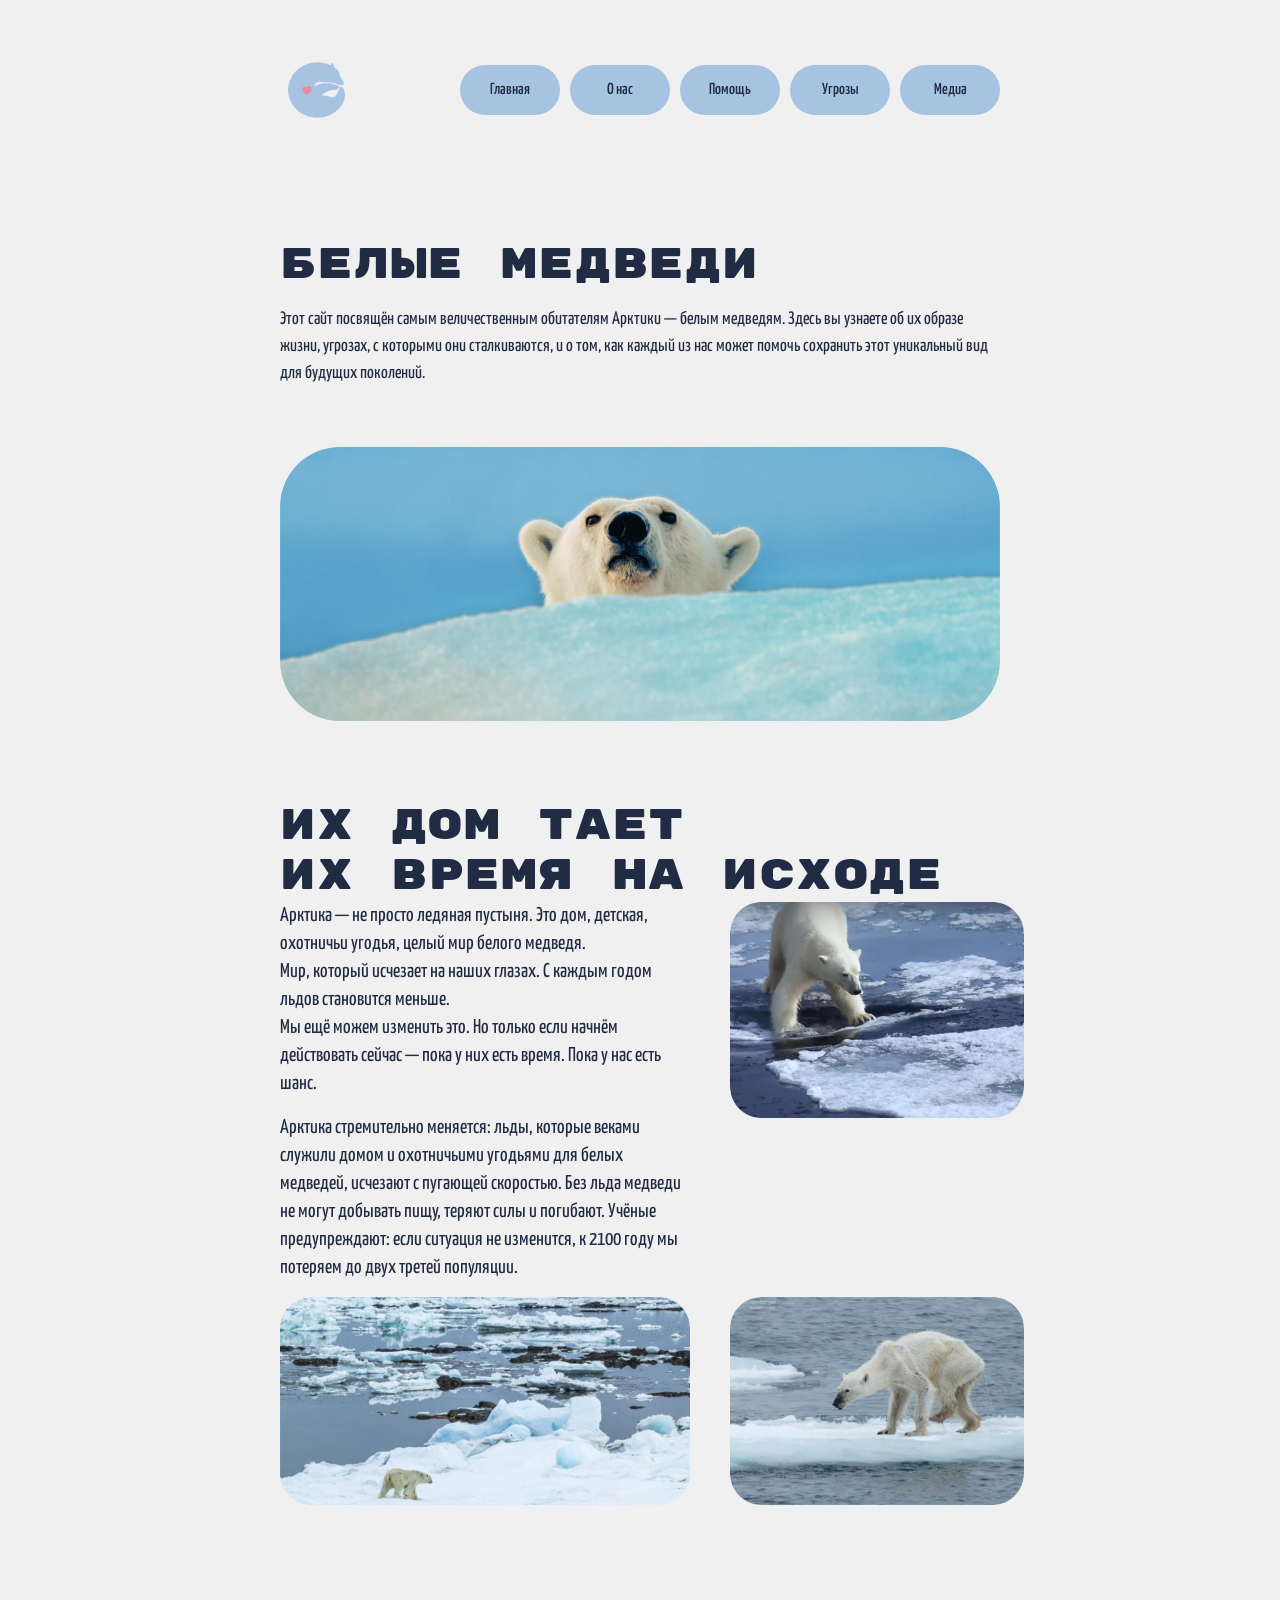
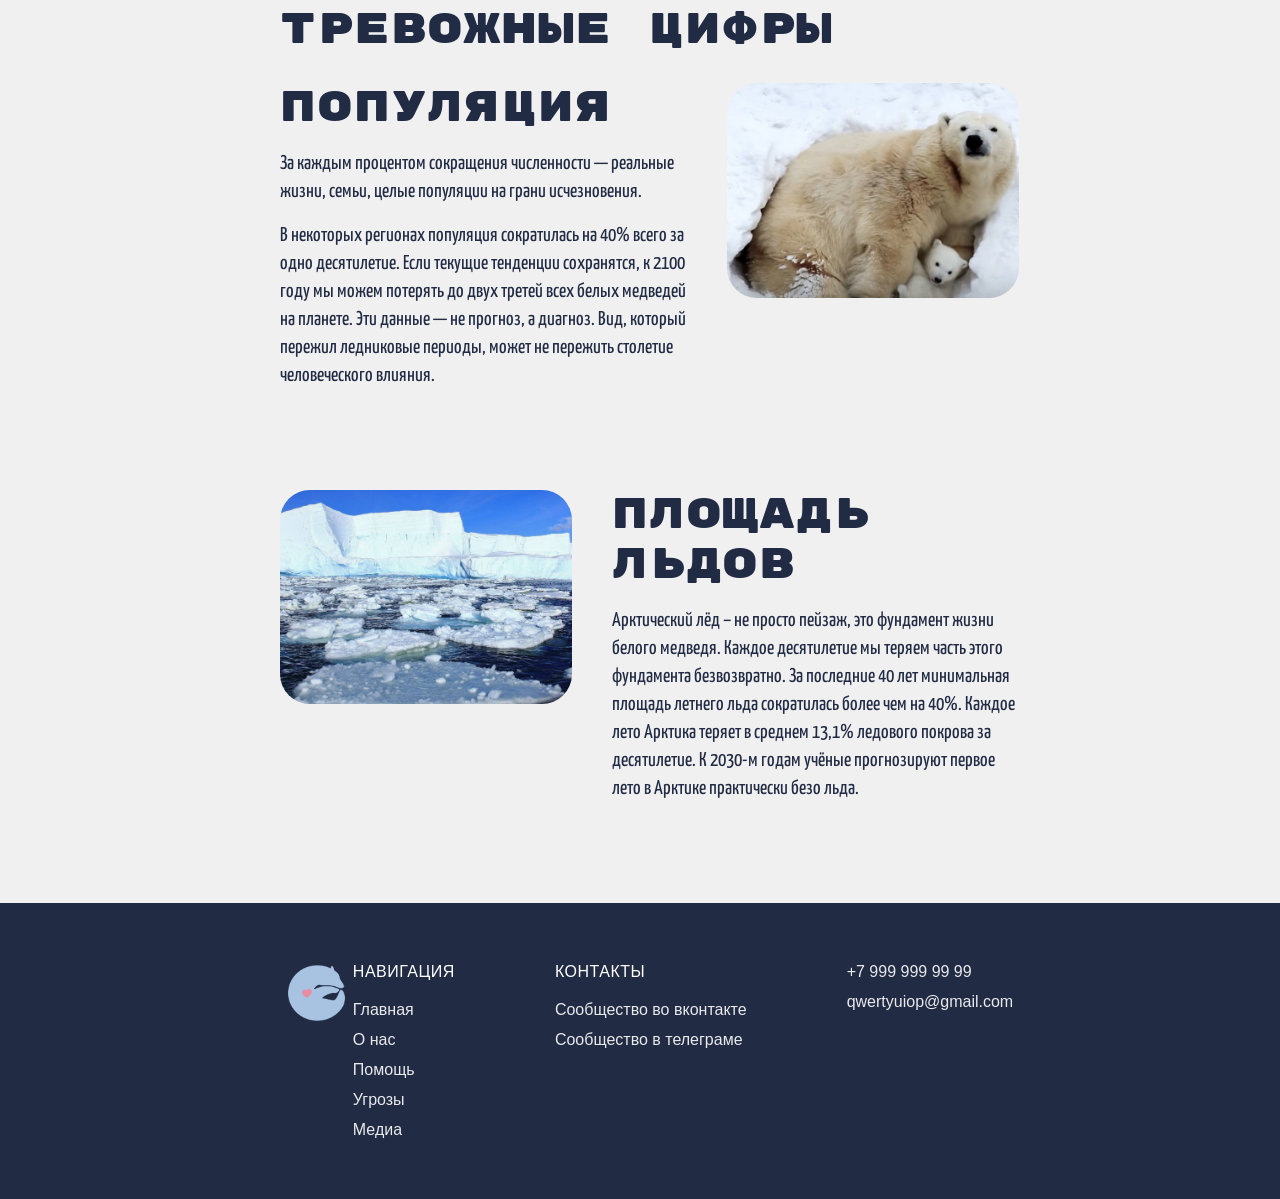
<file: index.html>
<!DOCTYPE html>
<html lang="ru">
<head>
    <meta charset="UTF-8">
    <meta name="viewport" content="width=device-width, initial-scale=1.0">
    <title>white bear</title>
    <!-- ПОДКЛЮЧЕНИЕ CSS -->
    <link rel="stylesheet" href="styles/main.css">
<link rel="stylesheet" href="styles/index.css">
    <!-- ПОДКЛЮЧЕНИЕ ШРИФТОВ Futura и Oi -->
    <link href="https://fonts.cdnfonts.com/css/futura-pt" rel="stylesheet">
    <link href="https://fonts.googleapis.com/css2?family=Oswald:wght@700&family=Rubik+Mono+One&family=Seymour+One&display=swap" rel="stylesheet">
    <link href="https://fonts.googleapis.com/css2?family=Yanone+Kaffeesatz:wght@400;500;600;700&display=swap" rel="stylesheet">
</head>
<body>
    <!-- ШАПКА САЙТА -->
    <header class="header">
        <div class="header__container">
            <!-- ЛОГОТИП (слева) -->
             <a href="index.html" >
            <div class="header__logo">
            
                <img src="images/logo.png" alt="logo" class="header__logo-image">
            </div>
            </a>

            <!-- МЕНЮ НАВИГАЦИИ (справа) -->
            <nav>
                <ul class="header__menu">
                    <li class="header__menu-item">
                        <a href="index.html" class="header__menu-link">Главная</a>
                    </li>
                    <li class="header__menu-item">
                        <a href="about.html" class="header__menu-link">О нас</a>
                    </li>
                    <li class="header__menu-item">
                        <a href="help.html" class="header__menu-link">Помощь</a>
                    </li>
                    <li class="header__menu-item">
                        <a href="threats.html" class="header__menu-link">Угрозы</a>
                    </li>
                    <li class="header__menu-item">
                        <a href="media.html" class="header__menu-link">Медиа</a>
                    </li>
                </ul>
            </nav>
        </div>
    </header>

     <!-- СЕКЦИЯ С ЗАГОЛОВКОМ И ТЕКСТОМ -->
    <section class="hero">
        <div class="hero__container">
            <!-- Заголовок "Белые медведи" -->
            <h1 class="hero__title">Белые медведи</h1>
            
            <!-- Текстовый блок с описанием сайта -->
            <div class="hero__description">
                <p class="hero__description-text">
                    Этот сайт посвящён самым величественным обитателям Арктики — белым медведям. 
                    Здесь вы узнаете об их образе жизни, угрозах, с которыми они сталкиваются, 
                    и о том, как каждый из нас может помочь сохранить этот уникальный вид для будущих поколений.
                </p>
            </div>
            
            <!-- Изображение -->
            <div class="hero__image-wrapper">
                <img src="images/index.png" alt="Белые медведи" class="hero__image">
            </div>
        </div>
    </section>

    <!-- НОВАЯ СЕКЦИЯ С ЗАГОЛОВКАМИ И ИЗОБРАЖЕНИЕМ -->
<section class="themes">
        <div class="themes__container">
            <h2 class="themes__title">Их дом тает</h2>
            <h3 class="themes__subtitle">Их время на исходе</h3>
            <section class="themes">
                     <!-- НОВЫЙ БЛОК С ТЕКСТОМ И ИЗОБРАЖЕНИЯМИ -->
<section class="content-block">
   
        <!-- Верхний ряд: текст слева, картинка справа -->
        <div class="content-block__row">
            <div class="content-block__text-column">
                <p class="content-block__text">
                    Арктика — не просто ледяная пустыня. Это дом, детская, охотничьи угодья, целый мир белого медведя.<br>
                    Мир, который исчезает на наших глазах. С каждым годом льдов становится меньше.<br>
                    Мы ещё можем изменить это. Но только если начнём действовать сейчас — пока у них есть время. Пока у нас есть шанс.
                </p>
                <p class="content-block__text">
                    Арктика стремительно меняется: льды, которые веками служили домом и охотничьими угодьями для белых медведей, исчезают с пугающей скоростью. Без льда медведи не могут добывать пищу, теряют силы и погибают. Учёные предупреждают: если ситуация не изменится, к 2100 году мы потеряем до двух третей популяции.
                </p>
            </div>
            <div class="content-block__image-column">
                <img src="images/bear1.png" alt="Белый медведь на льдине" class="content-block__image">
            </div>
        </div>
        <!-- Нижний ряд: две картинки -->
        <div class="content-block__images-row">
            <div class="content-block__image-wrapper content-block__image-wrapper--large">
                <img src="images/bear2.png" alt="Медведица с медвежонком" class="content-block__small-image">
            </div>
            <div class="content-block__image-wrapper content-block__image-wrapper--small">
                <img src="images/bear3.png" alt="Медведь вплавь" class="content-block__small-image">
            </div>
        </div>
    </div>
</section>

<!-- НОВАЯ СЕКЦИЯ: Тревожные цифры -->
<section class="stats">
    <div class="stats__container">
        <h2 class="stats__title">Тревожные цифры</h2>
        
        <!-- БЛОК С ТЕКСТОМ СЛЕВА И КАРТИНКОЙ СПРАВА -->
        <div class="stats__content">
            <div class="stats__text-column">
                <h3 class="stats__subtitle">Популяция</h3>
                <p class="stats__text">
                    За каждым процентом сокращения численности — реальные жизни, семьи, целые популяции на грани исчезновения.
                </p>
                <p class="stats__text">
                    В некоторых регионах популяция сократилась на 40% всего за одно десятилетие. Если текущие тенденции сохранятся, к 2100 году мы можем потерять до двух третей всех белых медведей на планете. Эти данные — не прогноз, а диагноз. Вид, который пережил ледниковые периоды, может не пережить столетие человеческого влияния. 
                </p>
            </div>
            <div class="stats__image-column">
                <img src="images/bear4.png" alt="График популяции белых медведей" class="stats__image">
            </div>
        </div>
    </div>
</section>

<!-- НОВАЯ СЕКЦИЯ: Площадь льдов -->
<section class="ice-area">
    <div class="ice-area__container">
        <!-- БЛОК С КАРТИНКОЙ СЛЕВА И ТЕКСТОМ СПРАВА -->
        <div class="ice-area__content">
            <div class="ice-area__image-column">
                <img src="images/bear5.png" alt="График сокращения площади льдов в Арктике" class="ice-area__image">
            </div>
            <div class="ice-area__text-column">
                <h2 class="ice-area__title">Площадь льдов</h2>
                <p class="ice-area__text">
                    Арктический лёд – не просто пейзаж, это фундамент жизни белого медведя. Каждое десятилетие мы теряем часть этого фундамента безвозвратно. За последние 40 лет минимальная площадь летнего льда сократилась более чем на 40%. Каждое лето Арктика теряет в среднем 13,1% ледового покрова за десятилетие. К 2030-м годам учёные прогнозируют первое лето в Арктике практически безо льда.
                </p>
            </div>
        </div>
    </div>
</section>

</section>
    <!-- ПОДВАЛ САЙТА (ФУТЕР) -->
    <footer class="footer">
        <div class="footer__container">
            <!-- ЛОГОТИП СЛЕВА -->
            <div class="footer__logo-column">
                <img src="images/logo.png" alt="white bear logo" class="footer__logo">
            </div>
            
            <!-- КОЛОНКА НАВИГАЦИИ -->
            <div class="footer__nav-column">
                <h4 class="footer__column-title">Навигация</h4>
                <ul class="footer__menu">
                    <li class="footer__menu-item"><a href="index.html" class="footer__menu-link">Главная</a></li>
                    <li class="footer__menu-item"><a href="about.html" class="footer__menu-link">О нас</a></li>
                    <li class="footer__menu-item"><a href="help.html" class="footer__menu-link">Помощь</a></li>
                    <li class="footer__menu-item"><a href="threats.html" class="footer__menu-link">Угрозы</a></li>
                    <li class="footer__menu-item"><a href="media.html" class="footer__menu-link">Медиа</a></li>
                </ul>
            </div>
            
            <!-- КОЛОНКА КОНТАКТОВ (СОЦСЕТИ) -->
            <div class="footer__social-column">
                <h4 class="footer__column-title">Контакты</h4>
                <ul class="footer__social">
                    <li class="footer__social-item"><a href="https://vk.ru/club238170233" class="footer__social-link">Сообщество во вконтакте</a></li>
                    <li class="footer__social-item"><a href="https://t.me/mvivgp" class="footer__social-link">Сообщество в телеграме</a></li>
                </ul>
            </div>
            
            <!-- КОЛОНКА С ТЕЛЕФОНОМ И ПОЧТОЙ -->
            <div class="footer__info-column">
                <h4 class="footer__info-phone">+7 999 999 99 99</h4>
                <h4 class="footer__info-email">qwertyuiop@gmail.com</h4>
            </div>
        </div>
    </footer>


</main>

</body>
</html>
</file>
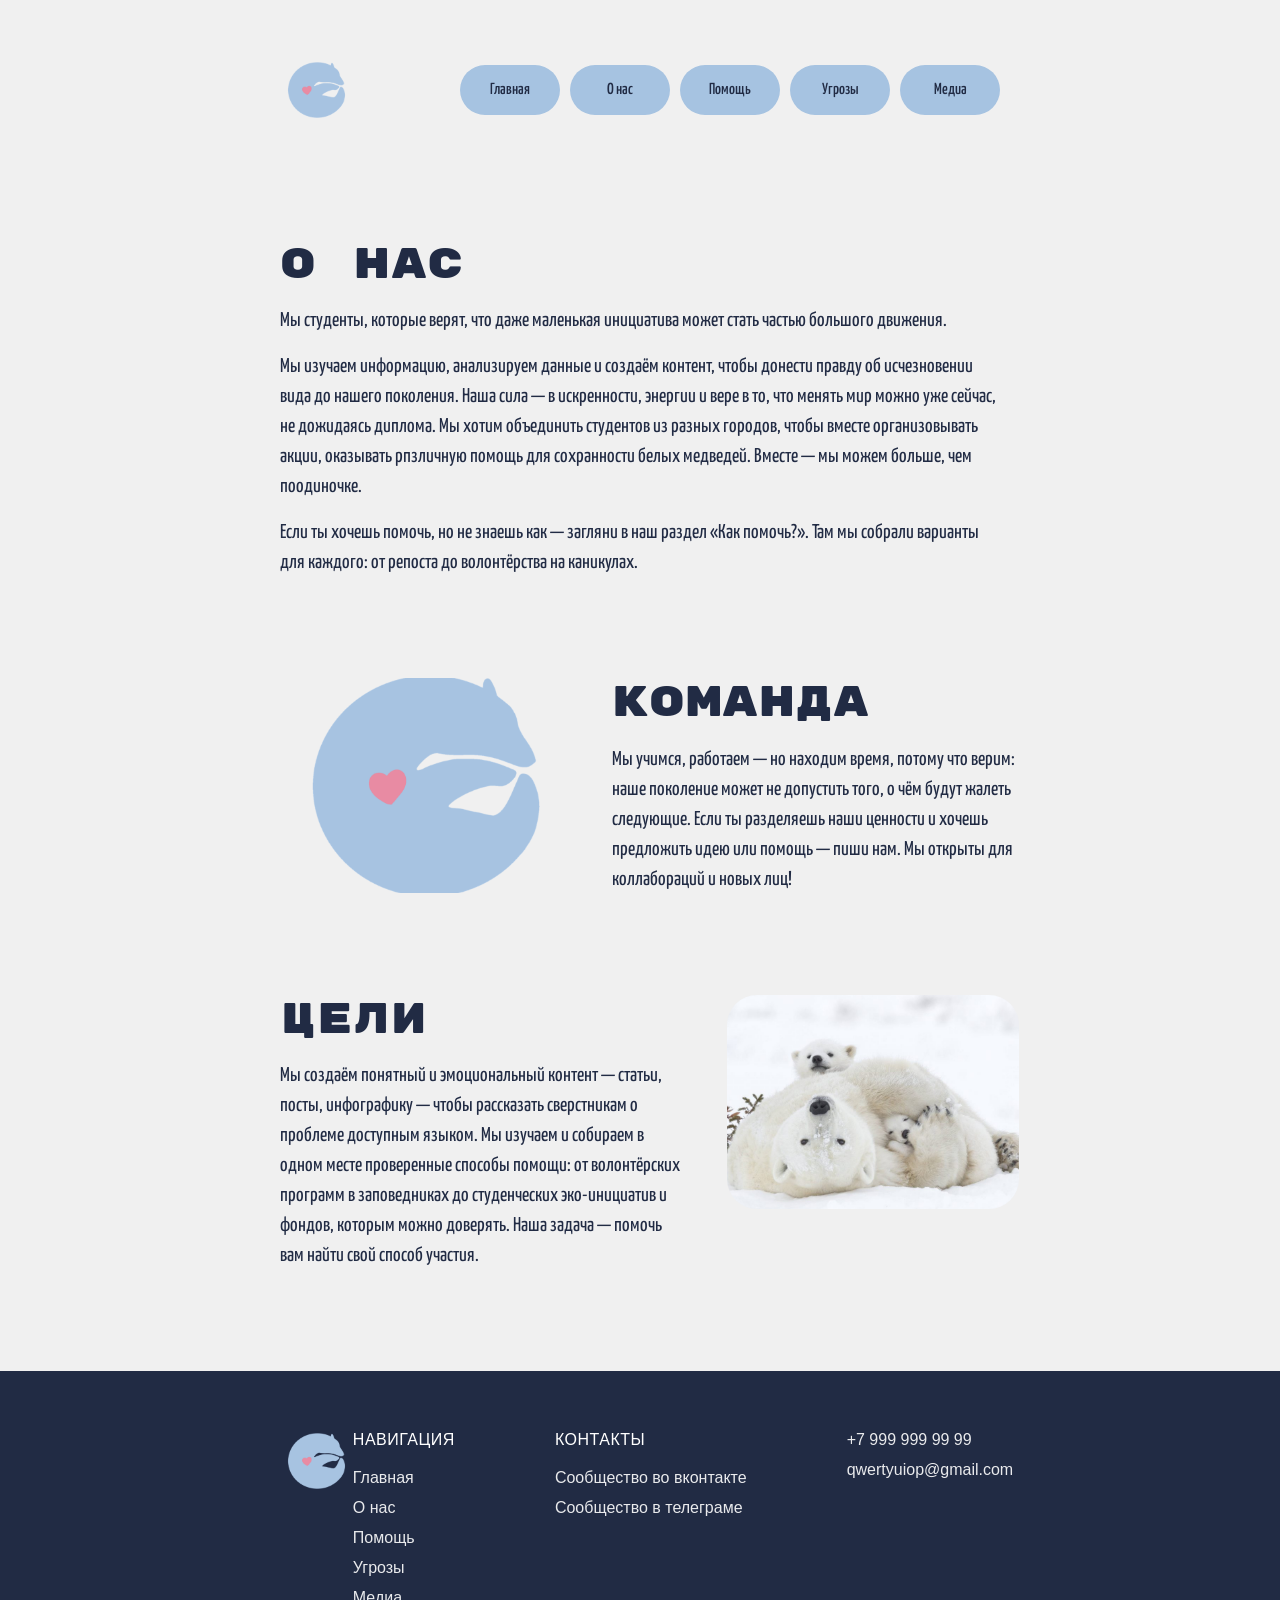
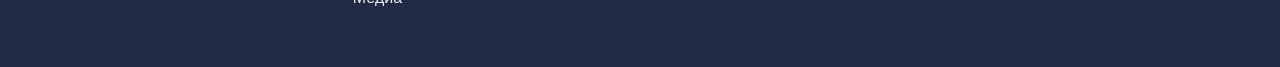
<file: about.html>
<!DOCTYPE html>
<html lang="en">
<head> 
    <meta charset="UTF-8">
    <meta name="viewport" content="width=device-width, initial-scale=1.0">
    <title>about</title>
    <!-- ПОДКЛЮЧЕНИЕ CSS -->
   <link rel="stylesheet" href="styles/main.css">
<link rel="stylesheet" href="styles/about.css">
    <!-- ПОДКЛЮЧЕНИЕ ШРИФТОВ Futura и Oi -->
    <link href="https://fonts.cdnfonts.com/css/futura-pt" rel="stylesheet">
   <link href="https://fonts.googleapis.com/css2?family=Oswald:wght@700&family=Rubik+Mono+One&family=Seymour+One&display=swap" rel="stylesheet">
    <link href="https://fonts.googleapis.com/css2?family=Yanone+Kaffeesatz:wght@400;500;600;700&display=swap" rel="stylesheet">
</head>
<body>
     <!-- ШАПКА САЙТА -->
    <header class="header">
        <div class="header__container">
            <!-- ЛОГОТИП (слева) -->
            <a href="index.html" >
            <div class="header__logo">
            
                <img src="images/logo.png" alt="logo" class="header__logo-image">
            </div>
            </a>

            <!-- МЕНЮ НАВИГАЦИИ (справа) -->
            <nav>
                <ul class="header__menu">
                    <li class="header__menu-item">
                        <a href="index.html" class="header__menu-link">Главная</a>
                    </li>
                    <li class="header__menu-item">
                        <a href="about.html" class="header__menu-link">О нас</a>
                    </li>
                    <li class="header__menu-item">
                        <a href="help.html" class="header__menu-link">Помощь</a>
                    </li>
                    <li class="header__menu-item">
                        <a href="threats.html" class="header__menu-link">Угрозы</a>
                    </li>
                    <li class="header__menu-item">
                        <a href="media.html" class="header__menu-link">Медиа</a>
                    </li>
                </ul>
            </nav>
        </div>
    </header>

    <!-- НОВАЯ СЕКЦИЯ: О нас -->
    <section class="about">
        <div class="about__container">
            <h1 class="about__title">О нас</h1>
            
            <!-- БЛОК С ТЕКСТОМ -->
            <div class="about__content">
                <div class="about__text-column">
                    <p class="about__text">
                         Мы студенты, которые верят, что даже маленькая инициатива может стать частью большого движения.
                    </p>
                    <p class="about__text">
                       Мы изучаем информацию, анализируем данные и создаём контент, чтобы донести правду об исчезновении вида до нашего поколения. Наша сила — в искренности, энергии и вере в то, что менять мир можно уже сейчас, не дожидаясь диплома. Мы хотим объединить студентов из разных городов, чтобы вместе организовывать  акции, оказывать рпзличную помощь для сохранности белых медведей. Вместе — мы можем больше, чем поодиночке.
                    </p>
                    <p class="about__text">
                       Если ты хочешь помочь, но не знаешь как — загляни в наш раздел «Как помочь?». Там мы собрали варианты для каждого: от репоста до волонтёрства на каникулах.
                    </p>
                </div>
            </div>
        </div>
    </section>

        <!-- НОВАЯ СЕКЦИЯ: Команда -->
    <section class="team">
        <div class="team__container">
            <div class="team__content">
                <!-- КАРТИНКА СЛЕВА -->
                <div class="team__image-column">
                    <img src="images/biglogo.png" alt="Команда проекта White Bear" class="team__image">
                </div>
                
                <!-- ЗАГОЛОВОК И ТЕКСТ СПРАВА -->
                <div class="team__text-column">
                    <h2 class="team__title">Команда</h2>
                    
                    <div class="team__description">
                        <p class="team__text">
                            Мы учимся, работаем — но находим время, потому что верим: наше поколение может не допустить того, о чём будут жалеть следующие. Если ты разделяешь наши ценности и хочешь предложить идею или помощь — пиши нам. Мы открыты для коллабораций и новых лиц!
                        </p>
                    </div>
                </div>
            </div>
        </div>
    </section>

    <!-- НОВАЯ СЕКЦИЯ: Цели -->
    <section class="goals">
        <div class="goals__container">
            <div class="goals__content">
                <!-- ЗАГОЛОВОК И ТЕКСТ СЛЕВА -->
                <div class="goals__text-column">
                    <h2 class="goals__title">Цели</h2>
                    
                    <div class="goals__description">
                        <p class="goals__text">
                            Мы создаём понятный и эмоциональный контент — статьи, посты, инфографику — чтобы рассказать сверстникам о проблеме доступным языком.  Мы изучаем и собираем в одном месте проверенные способы помощи: от волонтёрских программ в заповедниках до студенческих эко-инициатив и фондов, которым можно доверять. Наша задача — помочь вам найти свой способ участия.
                        </p>
                    </div>
                </div>
                
                <!-- КАРТИНКА СПРАВА -->
                <div class="goals__image-column">
                    <img src="images/goals.png" alt="Цели проекта White Bear" class="goals__image">
                </div>
            </div>
        </div>
    </section>

     <!-- ПОДВАЛ САЙТА (ФУТЕР) -->
    <footer class="footer">
        <div class="footer__container">
            <!-- ЛОГОТИП СЛЕВА -->
            <div class="footer__logo-column">
                <img src="images/logo.png" alt="white bear logo" class="footer__logo">
            </div>
            
            <!-- КОЛОНКА НАВИГАЦИИ -->
            <div class="footer__nav-column">
                <h4 class="footer__column-title">Навигация</h4>
                <ul class="footer__menu">
                    <li class="footer__menu-item"><a href="index.html" class="footer__menu-link">Главная</a></li>
                    <li class="footer__menu-item"><a href="about.html" class="footer__menu-link">О нас</a></li>
                    <li class="footer__menu-item"><a href="help.html" class="footer__menu-link">Помощь</a></li>
                    <li class="footer__menu-item"><a href="threats.html" class="footer__menu-link">Угрозы</a></li>
                    <li class="footer__menu-item"><a href="media.html" class="footer__menu-link">Медиа</a></li>
                </ul>
            </div>
            
            <!-- КОЛОНКА КОНТАКТОВ (СОЦСЕТИ) -->
            <div class="footer__social-column">
                <h4 class="footer__column-title">Контакты</h4>
                <ul class="footer__social">
                    <li class="footer__social-item"><a href="https://vk.ru/club238170233" class="footer__social-link">Сообщество во вконтакте</a></li>
                    <li class="footer__social-item"><a href="https://t.me/mvivgp" class="footer__social-link">Сообщество в телеграме</a></li>
                </ul>
            </div>
            
            <!-- КОЛОНКА С ТЕЛЕФОНОМ И ПОЧТОЙ -->
            <div class="footer__info-column">
                <h4 class="footer__info-phone">+7 999 999 99 99</h4>
                <h4 class="footer__info-email">qwertyuiop@gmail.com</h4>
            </div>
        </div>
    </footer>
</body>
</html>
</file>
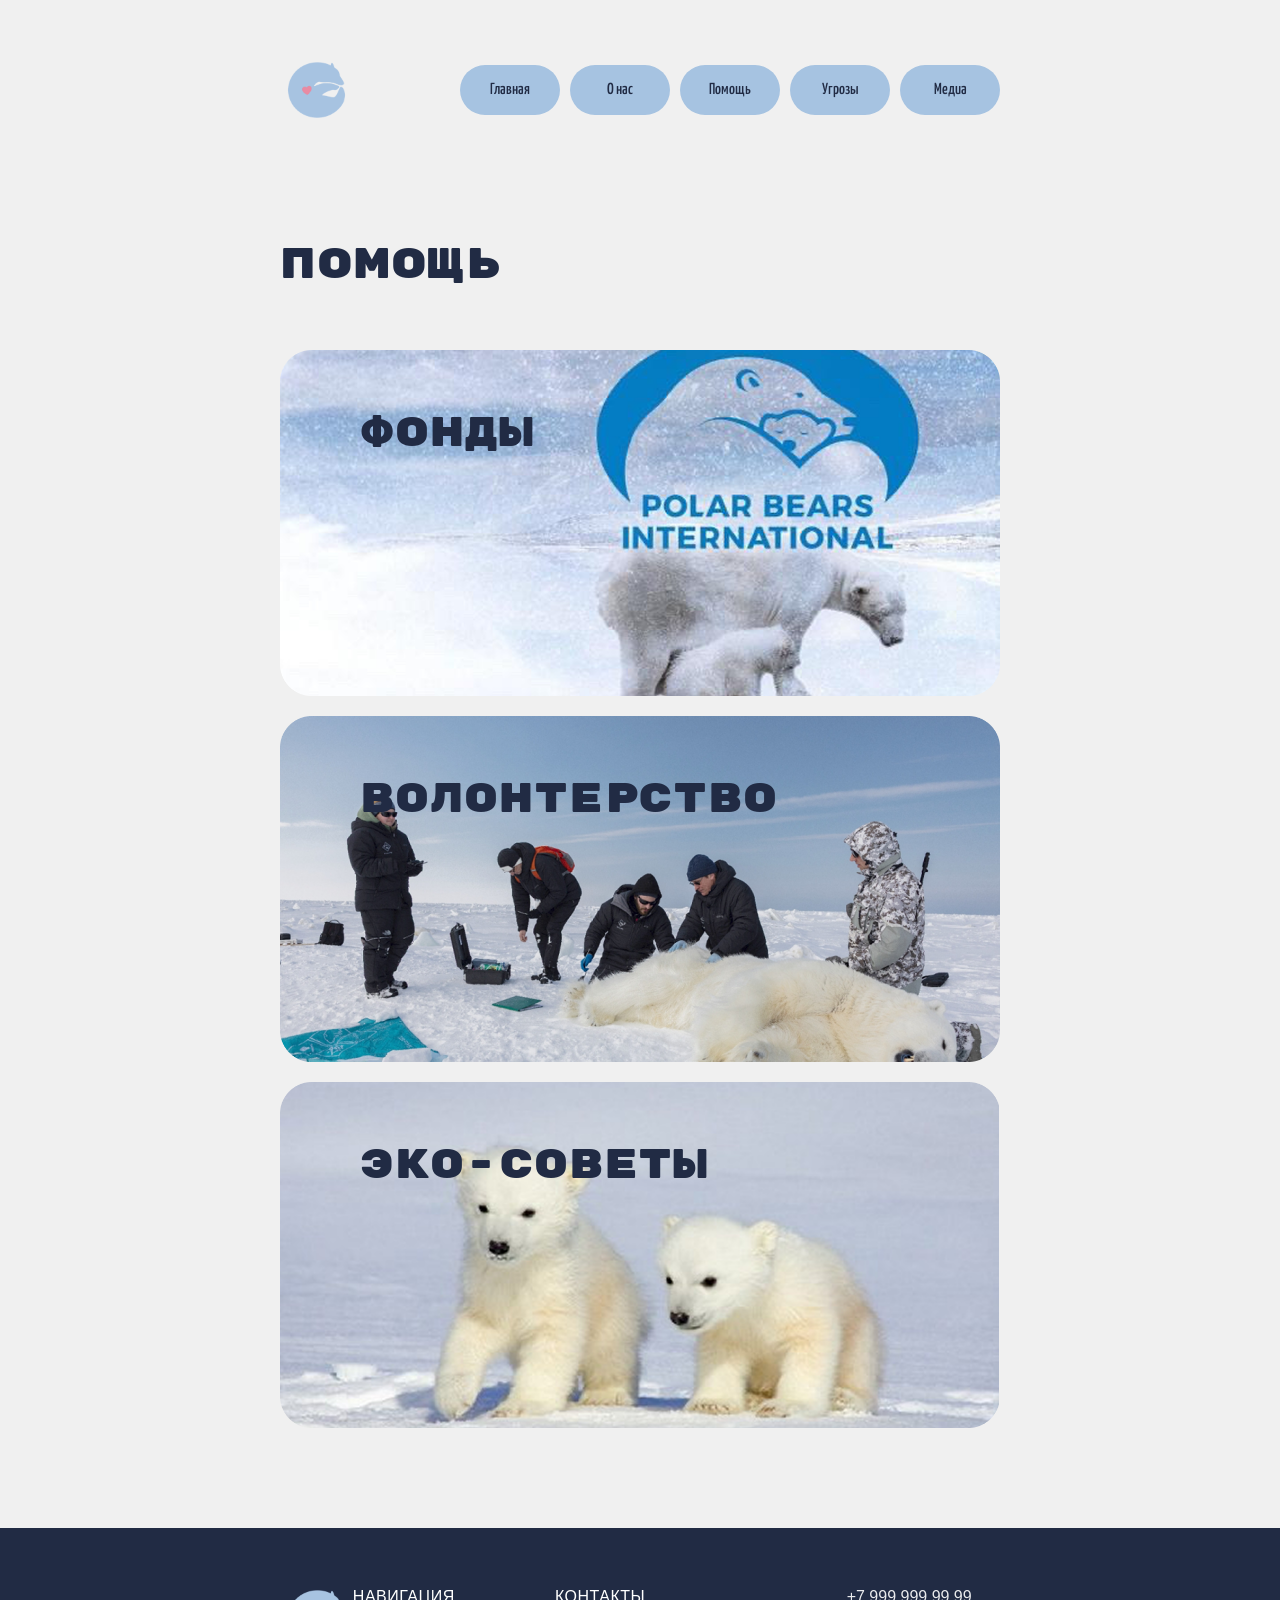
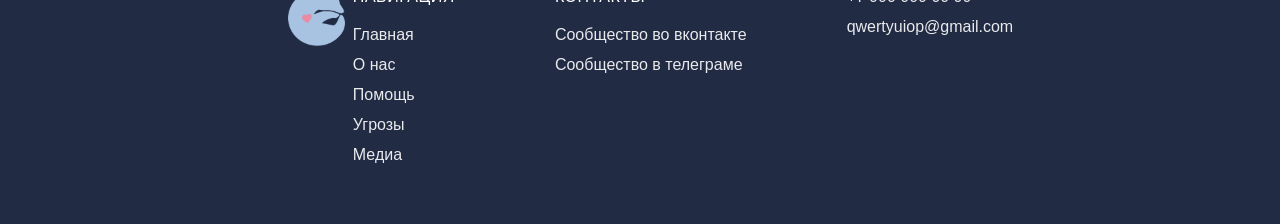
<file: help.html>
<!DOCTYPE html>
<html lang="ru">
<head>
    <meta charset="UTF-8">
    <meta name="viewport" content="width=device-width, initial-scale=1.0">
    <title>Помощь — Сохраним белых медведей</title>
    <link rel="stylesheet" href="styles/main.css">
    <link rel="stylesheet" href="styles/help.css">
    <link href="https://fonts.cdnfonts.com/css/futura-pt" rel="stylesheet">
    <link href="https://fonts.googleapis.com/css2?family=Oswald:wght@700&family=Rubik+Mono+One&family=Seymour+One&display=swap" rel="stylesheet">
    <link href="https://fonts.googleapis.com/css2?family=Yanone+Kaffeesatz:wght@400;500;600;700&display=swap" rel="stylesheet">
</head>
<body>

    <header class="header">
        <div class="header__container">
             <a href="index.html" >
            <div class="header__logo">
            
                <img src="images/logo.png" alt="logo" class="header__logo-image">
            </div>
            </a>
            <nav>
                <ul class="header__menu">
                    <li class="header__menu-item"><a href="index.html" class="header__menu-link">Главная</a></li>
                    <li class="header__menu-item"><a href="about.html" class="header__menu-link">О нас</a></li>
                    <li class="header__menu-item"><a href="help.html" class="header__menu-link">Помощь</a></li>
                    <li class="header__menu-item"><a href="threats.html" class="header__menu-link">Угрозы</a></li>
                    <li class="header__menu-item"><a href="media.html" class="header__menu-link">Медиа</a></li>
                </ul>
            </nav>
        </div>
    </header>

    <div class="help-container">
        <h1 class="help-txt">Помощь</h1>

        <div class="cards-wrapper">
            <div class="card" onclick="handleCardClick('Фонды', 'funds')">
                <img src="images/fonds.png" alt="фонды">
                <div class="card-text">Фонды</div>
            </div>
            <div class="card" onclick="handleCardClick('Волонтерство', 'volunteer')">
                <img src="images/volunteering.png" alt="волонтерство">
                <div class="card-text">Волонтерство</div>
            </div>
            <div class="card" onclick="handleCardClick('Эко-советы', 'ecoTips')">
                <img src="images/eco-advice.png" alt="эко-советы">
                <div class="card-text">Эко-советы</div>
            </div>
        </div>

        <div class="popup" id="popup" onclick="closeOutside(event)">
            <div class="popup-content" id="popupContent"></div>
        </div>
    </div>

    <footer class="footer">
        <div class="footer__container">
            <div class="footer__logo-column">
                <img src="images/logo.png" alt="white bear logo" class="footer__logo">
            </div>
            <div class="footer__nav-column">
                <h4 class="footer__column-title">Навигация</h4>
                <ul class="footer__menu">
                    <li class="footer__menu-item"><a href="index.html" class="footer__menu-link">Главная</a></li>
                    <li class="footer__menu-item"><a href="about.html" class="footer__menu-link">О нас</a></li>
                    <li class="footer__menu-item"><a href="help.html" class="footer__menu-link">Помощь</a></li>
                    <li class="footer__menu-item"><a href="threats.html" class="footer__menu-link">Угрозы</a></li>
                    <li class="footer__menu-item"><a href="media.html" class="footer__menu-link">Медиа</a></li>
                </ul>
            </div>
            <div class="footer__social-column">
                <h4 class="footer__column-title">Контакты</h4>
                <ul class="footer__social">
                    <li class="footer__social-item"><a href="https://vk.ru/club238170233" class="footer__social-link">Сообщество во вконтакте</a></li>
                    <li class="footer__social-item"><a href="https://t.me/mvivgp" class="footer__social-link">Сообщество в телеграме</a></li>
                </ul>
            </div>
            <div class="footer__info-column">
                <h4 class="footer__info-phone">+7 999 999 99 99</h4>
                <h4 class="footer__info-email">qwertyuiop@gmail.com</h4>
            </div>
        </div>
    </footer>

    <script>
        function generateFundsContent() {
            return `
                <div class="tips-wrapper">
                    <h2 style="font-family: 'Rubik Mono One', monospace; text-align:center; margin-bottom:24px;">Фонды</h2>
                    <div class="funds-scroll-area">
                        <div class="fund-block">
                            <div class="fund-title">
                                <a href="https://polarbearsinternational.org/" target="_blank" rel="noopener noreferrer">Polar Bears International</a>
                            </div>
                            <div class="fund-description">
                                Ведущая некоммерческая организация, полностью посвящённая сохранению белых медведей и их арктической среды обитания. 
                                Объединяет учёных, волонтёров и сторонников по всему миру, финансирует исследования, борется с климатическими изменениями 
                                и развивает образовательные программы. Прямые действия и научный подход делают этот фонд главным голосом в защите белых медведей.
                            </div>
                        </div>
                        <div class="fund-block">
                            <div class="fund-title">
                                <a href="https://www.worldwildlife.org/species/polar-bear" target="_blank" rel="noopener noreferrer">WWF — Программа защиты белых медведей</a>
                            </div>
                            <div class="fund-description">
                                Всемирный фонд дикой природы реализует проекты по снижению конфликтов между человеком и медведем, мониторингу популяций 
                                и борьбе с потерей морского льда. WWF поддерживает приполярные сообщества, помогает внедрять устойчивые практики 
                                и активно лоббирует климатические решения на международном уровне. Их работа охватывает пять арктических стран.
                            </div>
                        </div>
                        <div class="fund-block">
                            <div class="fund-title">
                                <a href="https://polartravelclub.ru/about/charity/" target="_blank" rel="noopener noreferrer">Клуб полярных путешествий</a>
                            </div>
                            <div class="fund-description">
                                Организация объединяет энтузиастов Арктики и профессионалов полярных экспедиций. Часть средств от туров направляется 
                                на природоохранные проекты, включая поддержку исследований белых медведей и просвещение местных сообществ. 
                                Клуб способствует развитию ответственного туризма, который не вредит хрупкой арктической экосистеме.
                            </div>
                        </div>
                    </div>
                    <button class="popup-close-btn" onclick="closePopup()">Вернуться</button>
                </div>
            `;
        }

        function generateFormContent(title) {
            return `
                <div class="form-popup-wrapper">
                    <h2>${title}</h2>
                    <div class="inputs-container">
                        <input type="text" placeholder="ФИО" autocomplete="name" id="volunteerName">
                        <input type="tel" placeholder="Телефон" autocomplete="tel" id="volunteerPhone">
                        <input type="email" placeholder="Почта" autocomplete="email" id="volunteerEmail">
                        
                        <div class="gender-select-wrapper">
                            <input type="text" placeholder="Пол" id="volunteerGender" readonly autocomplete="off">
                            <div class="gender-dropdown side-dropdown" id="genderDropdown">
                                <div class="gender-option" data-gender="female">Женский</div>
                                <div class="gender-option" data-gender="male">Мужской</div>
                            </div>
                        </div>
                        
                        <div class="age-input">
                            <input type="number" placeholder="Возраст" id="volunteerAge" min="1" max="120" step="1">
                            <div class="age-error-msg" id="ageErrorMsg">⚠️ Стать волонтером можно только с 14 лет</div>
                        </div>
                    </div>
                    <div class="buttons">
                        <button class="subscribe" id="submitVolunteerBtn">Стать волонтером</button>
                        <button class="back" onclick="closePopup()">Назад</button>
                    </div>
                </div>
            `;
        }

        function bindVolunteerFormEvents() {
            // Поле пола с выпадающим списком (сбоку)
            const genderInput = document.getElementById('volunteerGender');
            const genderDropdown = document.getElementById('genderDropdown');
            const genderOptions = document.querySelectorAll('.gender-option');
            
            if (genderInput && genderDropdown) {
                // Позиционирование выпадающего списка относительно поля
                function positionDropdown() {
                    const rect = genderInput.getBoundingClientRect();
                    const popupContent = genderInput.closest('.popup-content');
                    const popupRect = popupContent.getBoundingClientRect();
                    
                    // Позиционируем справа от поля
                    genderDropdown.style.position = 'fixed';
                    genderDropdown.style.top = `${rect.top}px`;
                    genderDropdown.style.left = `${rect.right + 5}px`;
                    
                    // Проверяем, не выходит ли за правый край экрана
                    const dropdownRect = genderDropdown.getBoundingClientRect();
                    if (dropdownRect.right > window.innerWidth) {
                        // Если выходит, показываем слева
                        genderDropdown.style.left = `${rect.left - dropdownRect.width - 5}px`;
                    }
                }
                
                genderInput.addEventListener('click', function(e) {
                    e.stopPropagation();
                    const isOpen = genderDropdown.classList.contains('show');
                    
                    // Закрываем все другие дропдауны
                    document.querySelectorAll('.gender-dropdown.show').forEach(drop => {
                        if (drop !== genderDropdown) drop.classList.remove('show');
                    });
                    
                    if (!isOpen) {
                        positionDropdown();
                        genderDropdown.classList.add('show');
                    } else {
                        genderDropdown.classList.remove('show');
                    }
                });
                
                genderOptions.forEach(option => {
                    option.addEventListener('click', function() {
                        const gender = this.getAttribute('data-gender');
                        const genderText = this.textContent;
                        genderInput.value = genderText;
                        genderInput.setAttribute('data-gender-value', gender);
                        genderDropdown.classList.remove('show');
                    });
                });
                
                // При скролле или ресайзе закрываем дропдаун и обновляем позицию при открытии
                window.addEventListener('scroll', function() {
                    if (genderDropdown.classList.contains('show')) {
                        genderDropdown.classList.remove('show');
                    }
                });
                
                window.addEventListener('resize', function() {
                    if (genderDropdown.classList.contains('show')) {
                        genderDropdown.classList.remove('show');
                    }
                });
                
                document.addEventListener('click', function(e) {
                    if (!genderInput.contains(e.target) && !genderDropdown.contains(e.target)) {
                        genderDropdown.classList.remove('show');
                    }
                });
            }
            
            // Валидация возраста
            const ageInput = document.getElementById('volunteerAge');
            const submitBtn = document.getElementById('submitVolunteerBtn');
            const ageErrorMsg = document.getElementById('ageErrorMsg');
            
            if (ageInput && submitBtn) {
                function validateAge() {
                    const age = parseInt(ageInput.value, 10);
                    const isValid = !isNaN(age) && age >= 14 && age <= 120;
                    
                    if (!isValid && ageInput.value !== '') {
                        ageInput.classList.add('error-age');
                        if (ageErrorMsg) ageErrorMsg.classList.add('show');
                    } else {
                        ageInput.classList.remove('error-age');
                        if (ageErrorMsg) ageErrorMsg.classList.remove('show');
                    }
                    
                    if (ageInput.value === '') {
                        ageInput.classList.remove('error-age');
                        if (ageErrorMsg) ageErrorMsg.classList.remove('show');
                    }
                }
                
                ageInput.addEventListener('input', validateAge);
                ageInput.addEventListener('blur', function() {
                    const age = parseInt(ageInput.value, 10);
                    if (ageInput.value !== '' && (isNaN(age) || age < 14)) {
                        ageInput.classList.add('error-age');
                        if (ageErrorMsg) ageErrorMsg.classList.add('show');
                    } else if (ageInput.value !== '' && age >= 14) {
                        ageInput.classList.remove('error-age');
                        if (ageErrorMsg) ageErrorMsg.classList.remove('show');
                    } else if (ageInput.value === '') {
                        ageInput.classList.remove('error-age');
                        if (ageErrorMsg) ageErrorMsg.classList.remove('show');
                    }
                });
                
                const newSubmitBtn = submitBtn.cloneNode(true);
                submitBtn.parentNode.replaceChild(newSubmitBtn, submitBtn);
                newSubmitBtn.addEventListener('click', function(e) {
                    e.preventDefault();
                    
                    const name = document.getElementById('volunteerName')?.value.trim();
                    const phone = document.getElementById('volunteerPhone')?.value.trim();
                    const email = document.getElementById('volunteerEmail')?.value.trim();
                    const genderInputField = document.getElementById('volunteerGender');
                    const gender = genderInputField?.value.trim();
                    const age = document.getElementById('volunteerAge')?.value.trim();
                    const ageNum = parseInt(age, 10);
                    
                    let hasError = false;
                    let errorMessage = '';
                    
                    if (!name) {
                        errorMessage = 'Пожалуйста, заполните поле ФИО';
                        hasError = true;
                    }
                    else if (!phone) {
                        errorMessage = 'Пожалуйста, заполните поле Телефон';
                        hasError = true;
                    }
                    else if (!email) {
                        errorMessage = 'Пожалуйста, заполните поле Почта';
                        hasError = true;
                    }
                    else if (!gender || gender === '') {
                        errorMessage = 'Пожалуйста, выберите пол';
                        hasError = true;
                    }
                    else if (!age) {
                        errorMessage = 'Пожалуйста, заполните поле Возраст';
                        hasError = true;
                        if (ageErrorMsg) ageErrorMsg.classList.add('show');
                    }
                    else if (isNaN(ageNum)) {
                        errorMessage = 'Возраст должен быть числом';
                        hasError = true;
                        if (ageErrorMsg) ageErrorMsg.classList.add('show');
                    }
                    else if (ageNum < 14) {
                        errorMessage = 'Стать волонтером можно лицам старше 14 лет';
                        hasError = true;
                        if (ageErrorMsg) ageErrorMsg.classList.add('show');
                        if (ageInput) ageInput.classList.add('error-age');
                    }
                    else if (ageNum > 120) {
                        errorMessage = 'Пожалуйста, введите корректный возраст';
                        hasError = true;
                        if (ageErrorMsg) ageErrorMsg.classList.add('show');
                        if (ageInput) ageInput.classList.add('error-age');
                    }
                    
                    if (hasError) {
                        alert(errorMessage);
                    } else {
                        alert(`Спасибо, ${name}! Вы записаны в волонтеры.\nПол: ${gender}\nВозраст: ${age}\nМы свяжемся с вами по телефону ${phone} или email ${email}`);
                        closePopup();
                    }
                });
            }
        }
        
        function generateEcoTipsContent() {
            return `
                <div class="tips-wrapper">
                    <h2 style="font-family: 'Rubik Mono One', monospace; text-align:center; margin-bottom:24px;">Эко-советы</h2>
                    <div class="tips-scroll-area">
                        <div class="tip-block">
                            <div class="tip-title">1. Сокращение пластика</div>
                            <div class="tip-text">
                                Используйте многоразовые бутылки для воды, эко-сумки вместо пакетов, отказывайтесь от одноразовой посуды. 
                                Ежегодно тонны пластика попадают в Северный Ледовитый океан, угрожая среде обитания белых медведей.
                                Маленькая замена в привычках — огромный вклад в чистоту Арктики.
                            </div>
                        </div>
                        <div class="tip-block">
                            <div class="tip-title">2. Энергосбережение</div>
                            <div class="tip-text">
                                Выключайте свет, когда выходите из комнаты, используйте энергоэффективные лампы и приборы класса А++.
                                Снижая углеродный след, мы замедляем таяние полярных льдов — основного дома белого медведя.
                                Даже переход на "умные" розетки сокращает выбросы CO₂.
                            </div>
                        </div>
                        <div class="tip-block">
                            <div class="tip-title">3. Осознанное передвижение</div>
                            <div class="tip-text">
                                По возможности отдавайте предпочтение общественному транспорту, велосипеду или пешим прогулкам.
                                Если пользуетесь автомобилем, попробуйте практиковать каршеринг или электромобили.
                                Меньше выхлопных газов — чище воздух и стабильнее климат, от которого зависит выживание белых медведей.
                            </div>
                        </div>
                        <div class="tip-block">
                            <div class="tip-title">4. Ответственное потребление</div>
                            <div class="tip-text">
                                Покупайте местные сезонные продукты, сокращайте пищевые отходы. Переработка органики и 
                                уменьшение количества выбрасываемой еды снижают нагрузку на полигоны и уменьшают метановые выбросы. 
                                А значит — защищают арктические экосистемы.
                            </div>
                        </div>
                    </div>
                    <button class="popup-close-btn" onclick="closePopup()">Вернуться</button>
                </div>
            `;
        }

        function handleCardClick(title, cardType) {
            const popup = document.getElementById('popup');
            const popupContentDiv = document.getElementById('popupContent');
            
            if (cardType === 'ecoTips') {
                popupContentDiv.innerHTML = generateEcoTipsContent();
                popupContentDiv.className = 'popup-content tips-popup';
            } 
            else if (cardType === 'funds') {
                popupContentDiv.innerHTML = generateFundsContent();
                popupContentDiv.className = 'popup-content tips-popup';
            }
            else {
                popupContentDiv.innerHTML = generateFormContent(title);
                popupContentDiv.className = 'popup-content form-popup';
                setTimeout(() => {
                    bindVolunteerFormEvents();
                }, 10);
            }
            
            popup.style.display = 'flex';
        }

        function closePopup() {
            document.getElementById('popup').style.display = 'none';
        }

        function closeOutside(event) {
            if (event.target.id === 'popup') {
                closePopup();
            }
        }

        window.addEventListener('DOMContentLoaded', () => {
            const popup = document.getElementById('popup');
            if (popup) popup.style.display = 'none';
        });
    </script>
</body>
</html>
</file>
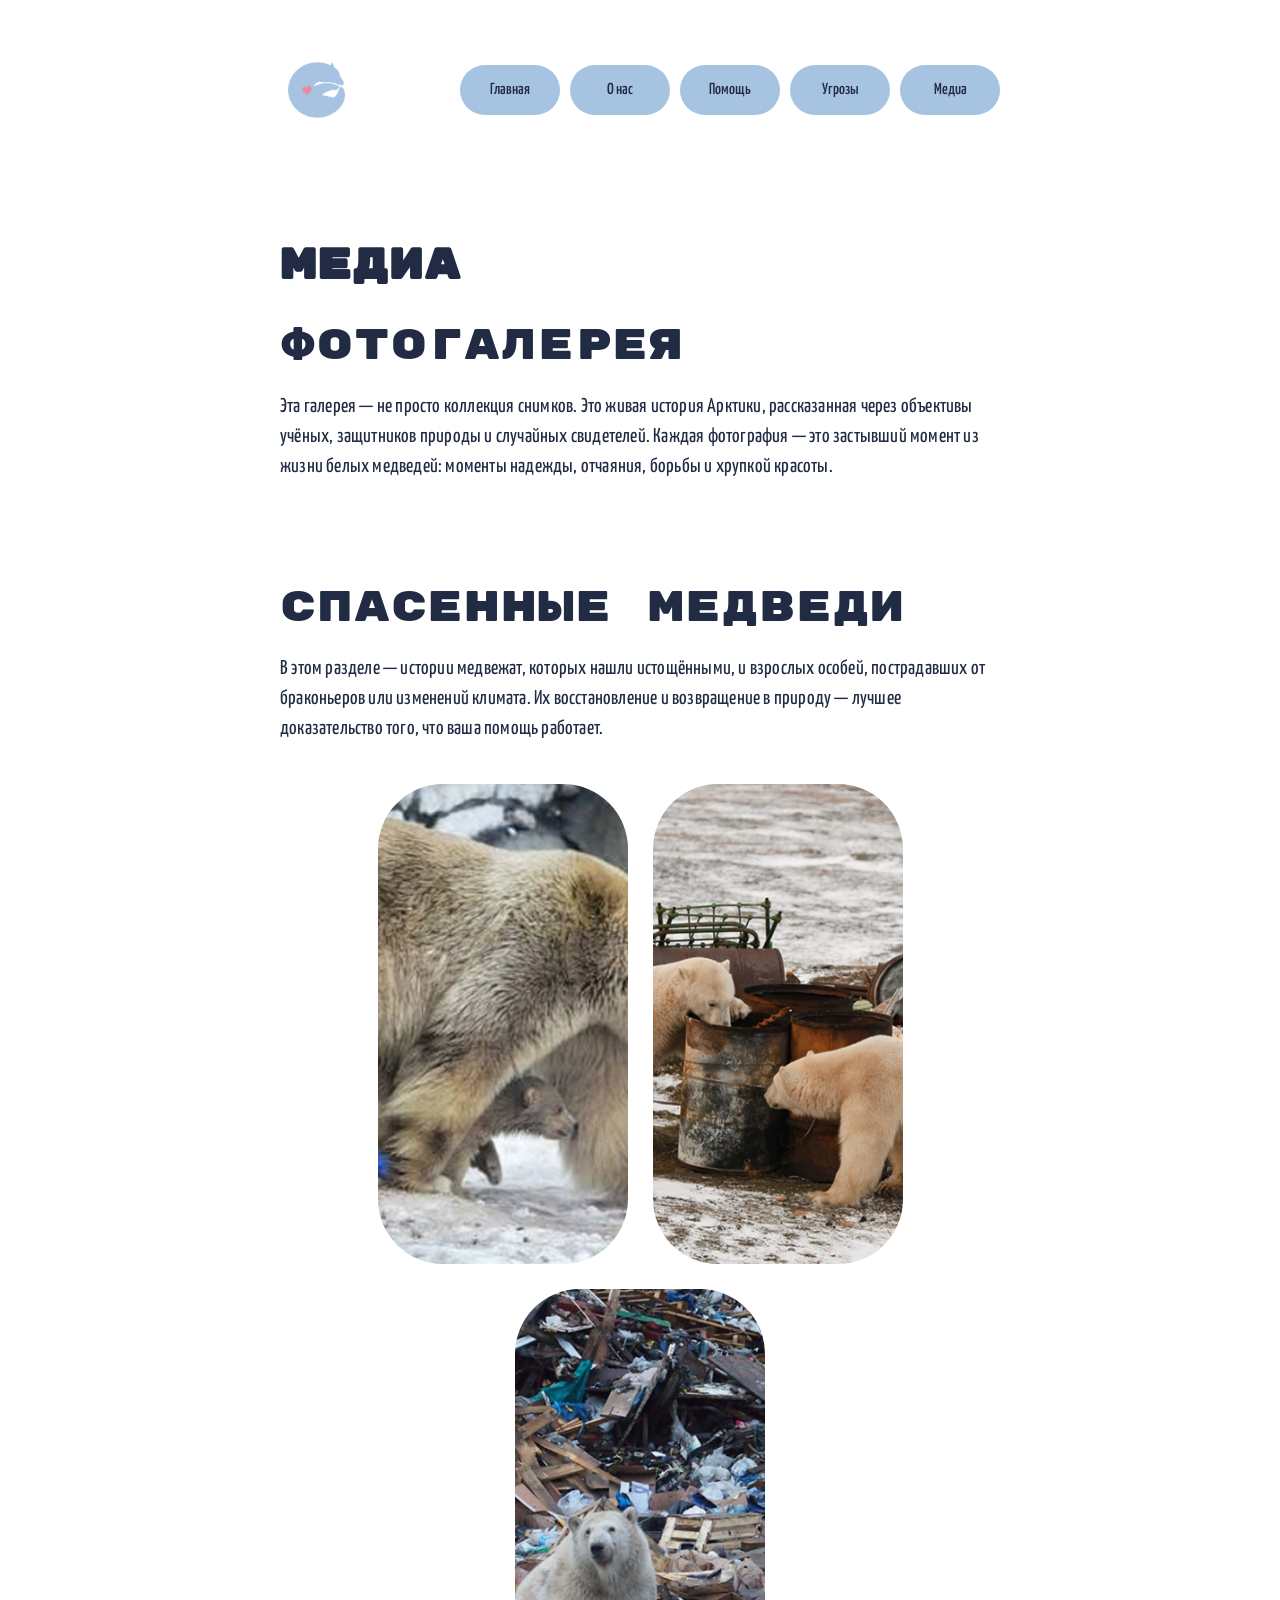
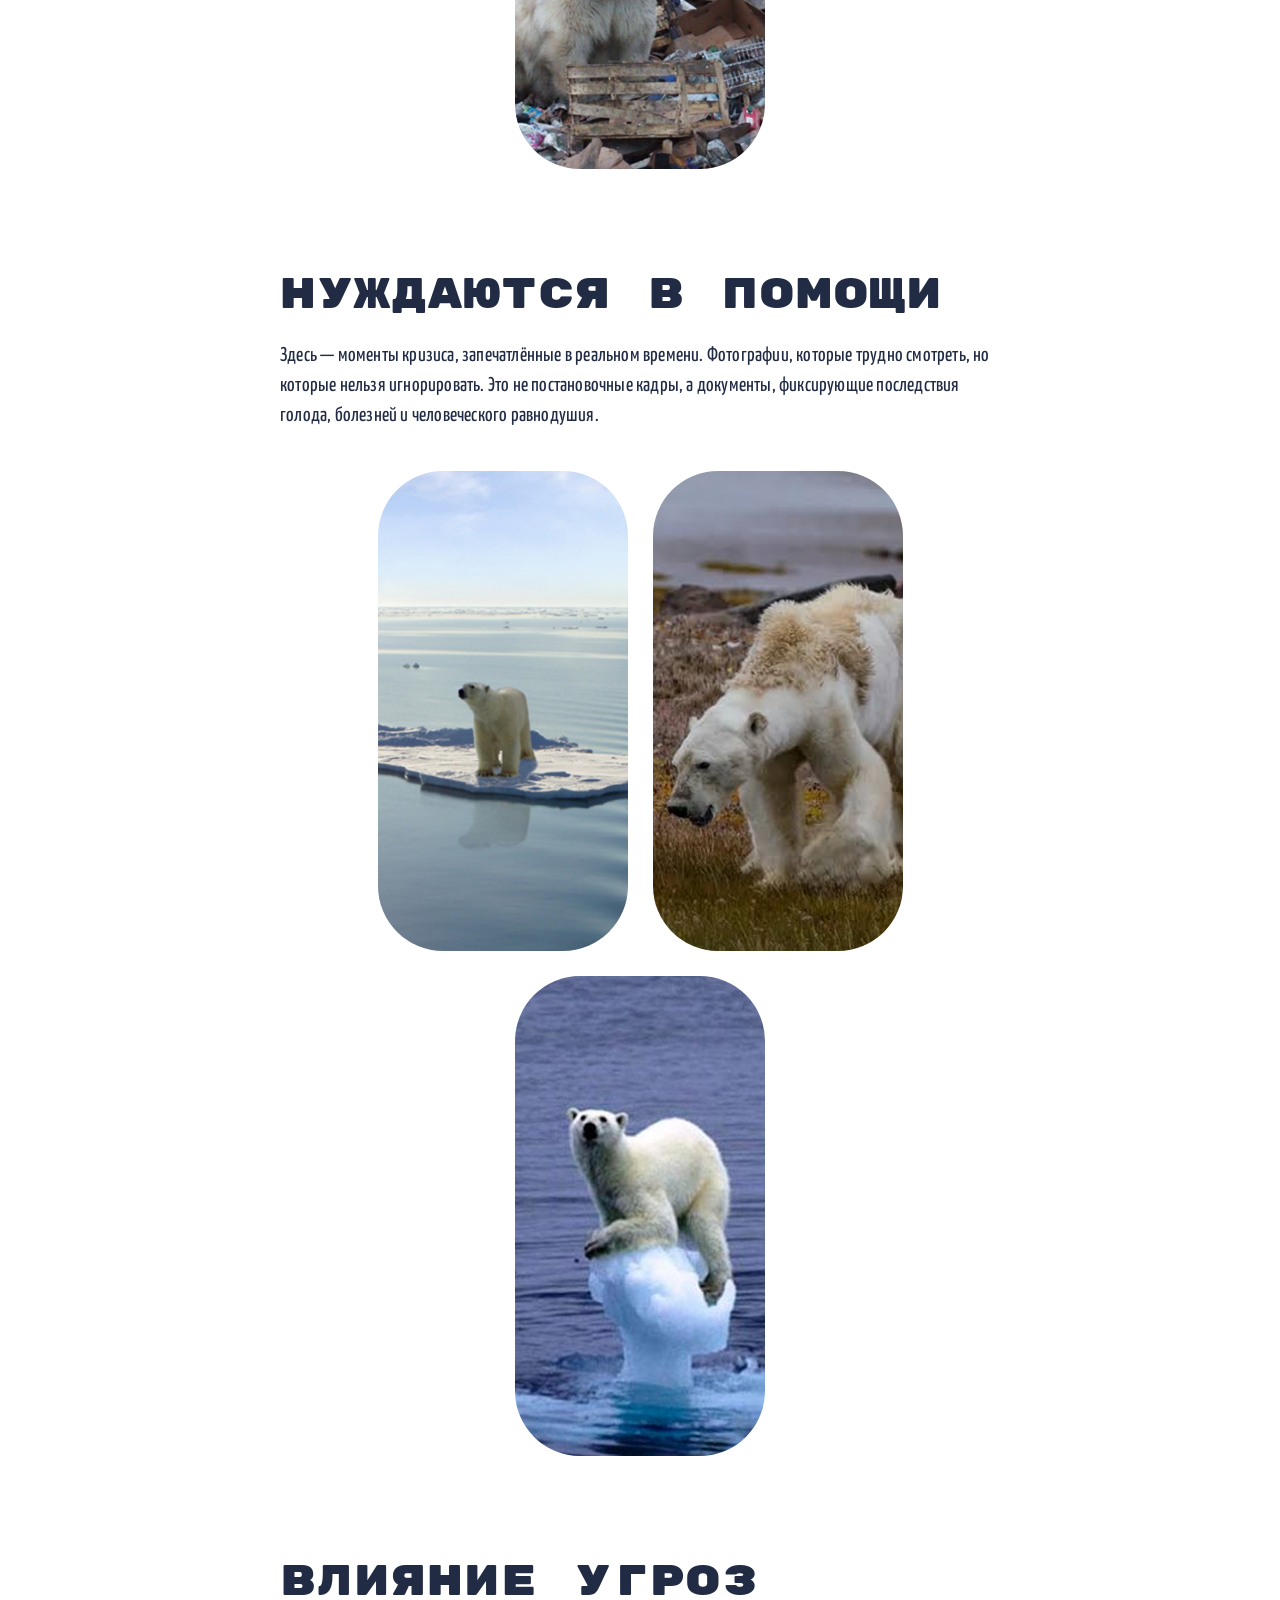
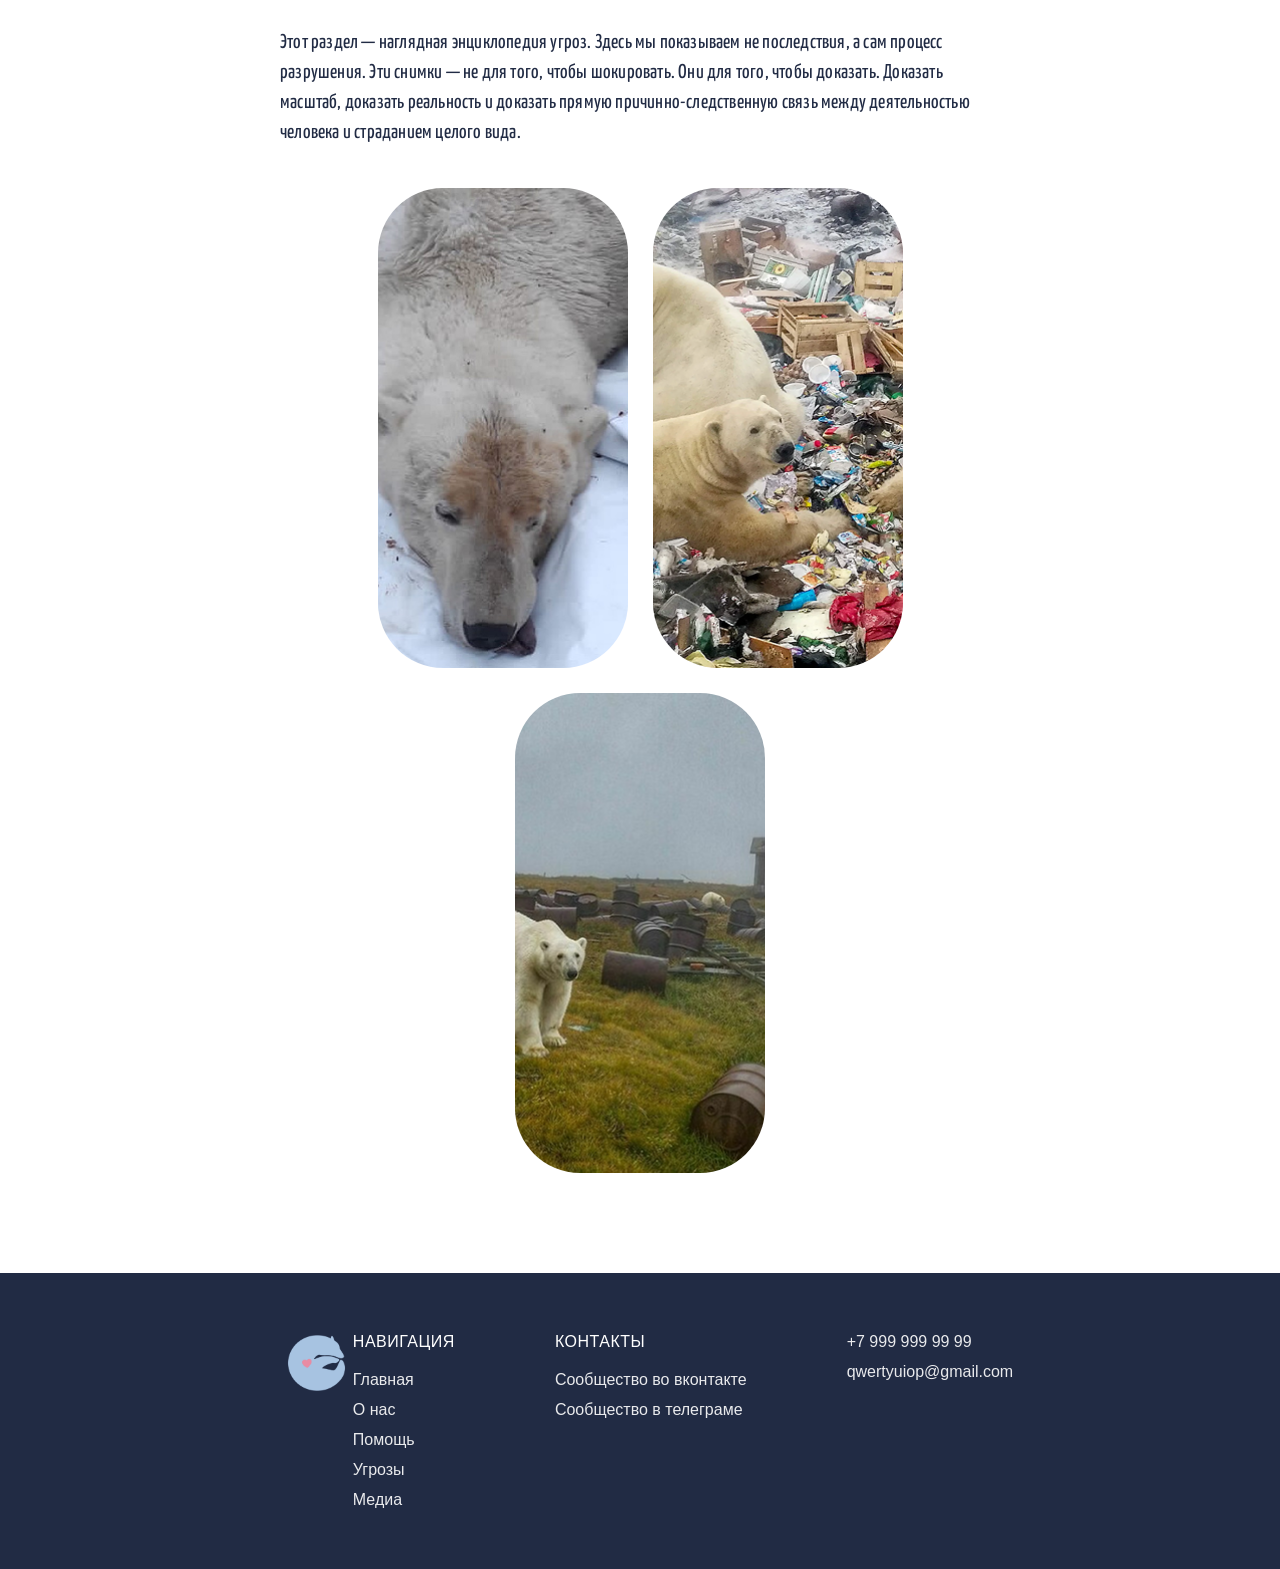
<file: media.html>
<!DOCTYPE html>
<html lang="ru">
<head>
    <meta charset="UTF-8">
    <meta name="viewport" content="width=device-width, initial-scale=1.0, viewport-fit=cover">
    <title>white bear - Медиа</title>
    <!-- ПОДКЛЮЧЕНИЕ CSS -->
    <link rel="stylesheet" href="styles/main.css">
    <link rel="stylesheet" href="styles/info.css">
    <!-- ПОДКЛЮЧЕНИЕ ШРИФТОВ (добавлен Yanone Kaffeesatz, как в about.html) -->
    <link href="https://fonts.cdnfonts.com/css/futura-pt" rel="stylesheet">
    <link href="https://fonts.googleapis.com/css2?family=Rubik+Mono+One&display=swap" rel="stylesheet">
    <link href="https://fonts.googleapis.com/css2?family=Yanone+Kaffeesatz:wght@400;500;600;700&display=swap" rel="stylesheet">
</head>
<body>
    <!-- ШАПКА САЙТА -->
    <header class="header">
        <div class="header__container">
            <a href="index.html" >
            <div class="header__logo">
            
                <img src="images/logo.png" alt="logo" class="header__logo-image">
            </div>
            </a>
            <nav>
                <ul class="header__menu">
                    <li class="header__menu-item">
                        <a href="index.html" class="header__menu-link">Главная</a>
                    </li>
                    <li class="header__menu-item">
                        <a href="about.html" class="header__menu-link">О нас</a>
                    </li>
                    <li class="header__menu-item">
                        <a href="help.html" class="header__menu-link">Помощь</a>
                    </li>
                    <li class="header__menu-item">
                        <a href="threats.html" class="header__menu-link">Угрозы</a>
                    </li>
                    <li class="header__menu-item">
                        <a href="media.html" class="header__menu-link">Медиа</a>
                    </li>
                </ul>
            </nav>
        </div>
    </header>

    <!-- ОСНОВНОЙ КОНТЕНТ -->
    <main class="main">
        <div class="main__container">
            <h1 class="main-title">МЕДИА</h1>

            <!-- ФОТОГАЛЕРЕЯ -->
            <section class="section">
                <h2 class="section-title">ФОТОГАЛЕРЕЯ</h2>
                <div class="section-desc-wrapper">
                    <p class="section-desc">Эта галерея — не просто коллекция снимков. Это живая история Арктики, рассказанная через объективы учёных, защитников природы и случайных свидетелей. Каждая фотография — это застывший момент из жизни белых медведей: моменты надежды, отчаяния, борьбы и хрупкой красоты.</p>
                </div>
            </section>

            <!-- Спасенные медведи -->
            <section class="section">
                <h2 class="section-title">СПАСЕННЫЕ МЕДВЕДИ</h2>
                <div class="section-desc-wrapper">
                    <p class="section-desc">В этом разделе — истории медвежат, которых нашли истощёнными, и взрослых особей, пострадавших от браконьеров или изменений климата. Их восстановление и возвращение в природу — лучшее доказательство того, что ваша помощь работает.</p>
                </div>
                <div class="image-grid image-grid--saved">
                    <img src="images/bear6.png" alt="Спасенный медведь 1" loading="lazy">
                    <img src="images/bear7.png" alt="Спасенный медведь 2" loading="lazy">
                    <img src="images/bear8.png" alt="Спасенный медведь 3" loading="lazy">
                </div>
            </section>

            <!-- Нуждаются в помощи -->
            <section class="section">
                <h2 class="section-title">НУЖДАЮТСЯ В ПОМОЩИ</h2>
                <div class="section-desc-wrapper">
                    <p class="section-desc">Здесь — моменты кризиса, запечатлённые в реальном времени. Фотографии, которые трудно смотреть, но которые нельзя игнорировать. Это не постановочные кадры, а документы, фиксирующие последствия голода, болезней и человеческого равнодушия.</p>
                </div>
                <div class="image-grid image-grid--help">
                    <img src="images/bear9.png" alt="Нуждается в помощи 1" loading="lazy">
                    <img src="images/bear10.png" alt="Нуждается в помощи 2" loading="lazy">
                    <img src="images/bear11.png" alt="Нуждается в помощи 3" loading="lazy">
                </div>
            </section>

            <!-- Влияние угроз -->
            <section class="section">
                <h2 class="section-title">ВЛИЯНИЕ УГРОЗ</h2>
                <div class="section-desc-wrapper">
                    <p class="section-desc">Этот раздел — наглядная энциклопедия угроз. Здесь мы показываем не последствия, а сам процесс разрушения. Эти снимки — не для того, чтобы шокировать. Они для того, чтобы доказать. Доказать масштаб, доказать реальность и доказать прямую причинно-следственную связь между деятельностью человека и страданием целого вида.</p>
                </div>
                <div class="image-grid image-grid--threats">
                    <img src="images/bear12.png" alt="Влияние угроз 1" loading="lazy">
                    <img src="images/bear13.png" alt="Влияние угроз 2" loading="lazy">
                    <img src="images/bear14.png" alt="Влияние угроз 3" loading="lazy">
                </div>
            </section>
        </div>
    </main>

    <!-- ПОДВАЛ -->
    <footer class="footer">
        <div class="footer__container">
            <div class="footer__logo-column">
                <img src="images/logo.png" alt="white bear logo" class="footer__logo">
            </div>
            <div class="footer__nav-column">
                <h4 class="footer__column-title">Навигация</h4>
                <ul class="footer__menu">
                    <li class="footer__menu-item"><a href="index.html" class="footer__menu-link">Главная</a></li>
                    <li class="footer__menu-item"><a href="about.html" class="footer__menu-link">О нас</a></li>
                    <li class="footer__menu-item"><a href="help.html" class="footer__menu-link">Помощь</a></li>
                    <li class="footer__menu-item"><a href="threats.html" class="footer__menu-link">Угрозы</a></li>
                    <li class="footer__menu-item"><a href="media.html" class="footer__menu-link">Медиа</a></li>
                </ul>
            </div>
            <div class="footer__social-column">
                <h4 class="footer__column-title">Контакты</h4>
                <ul class="footer__social">
                    <li class="footer__social-item"><a href="https://vk.ru/club238170233" class="footer__social-link">Сообщество во вконтакте</a></li>
                    <li class="footer__social-item"><a href="https://t.me/mvivgp" class="footer__social-link">Сообщество в телеграме</a></li>
                </ul>
            </div>
            <div class="footer__info-column">
                <h4 class="footer__info-phone">+7 999 999 99 99</h4>
                <h4 class="footer__info-email">qwertyuiop@gmail.com</h4>
            </div>
        </div>
    </footer>
</body>
</html>
</file>
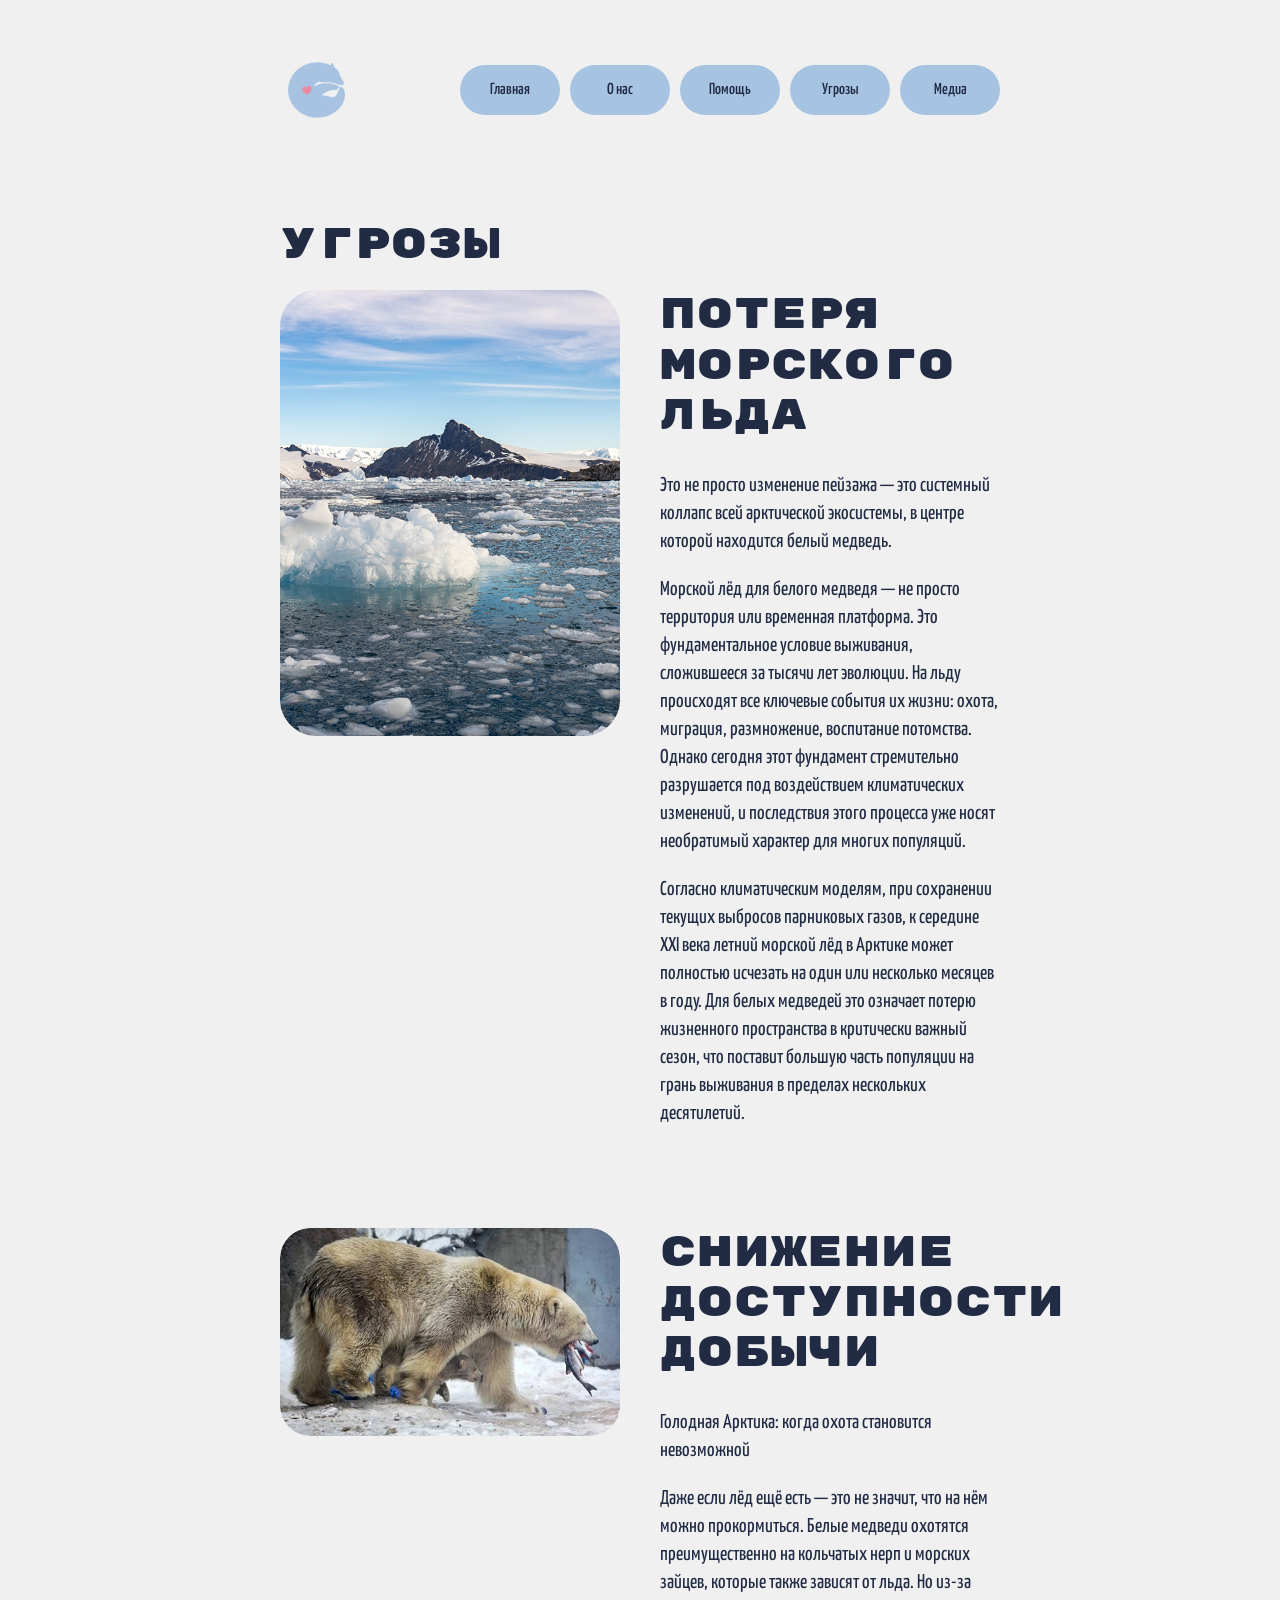
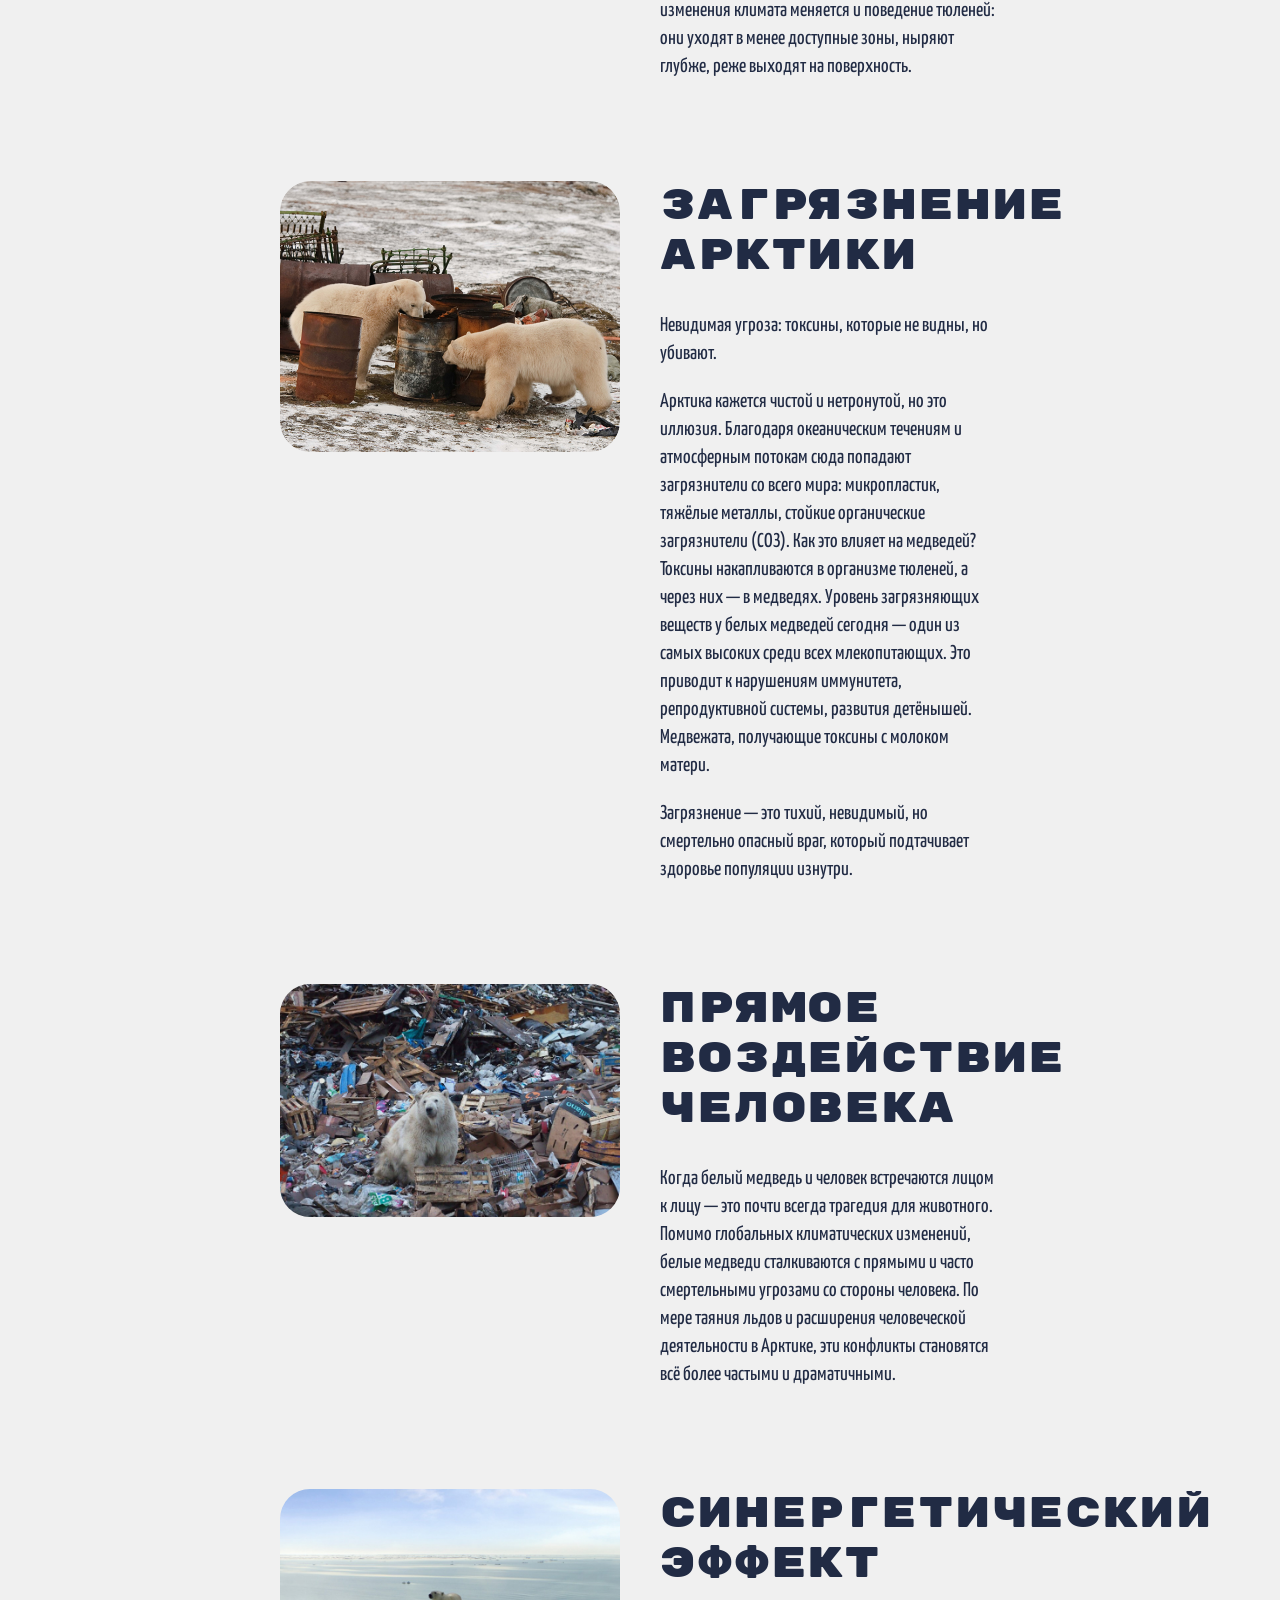
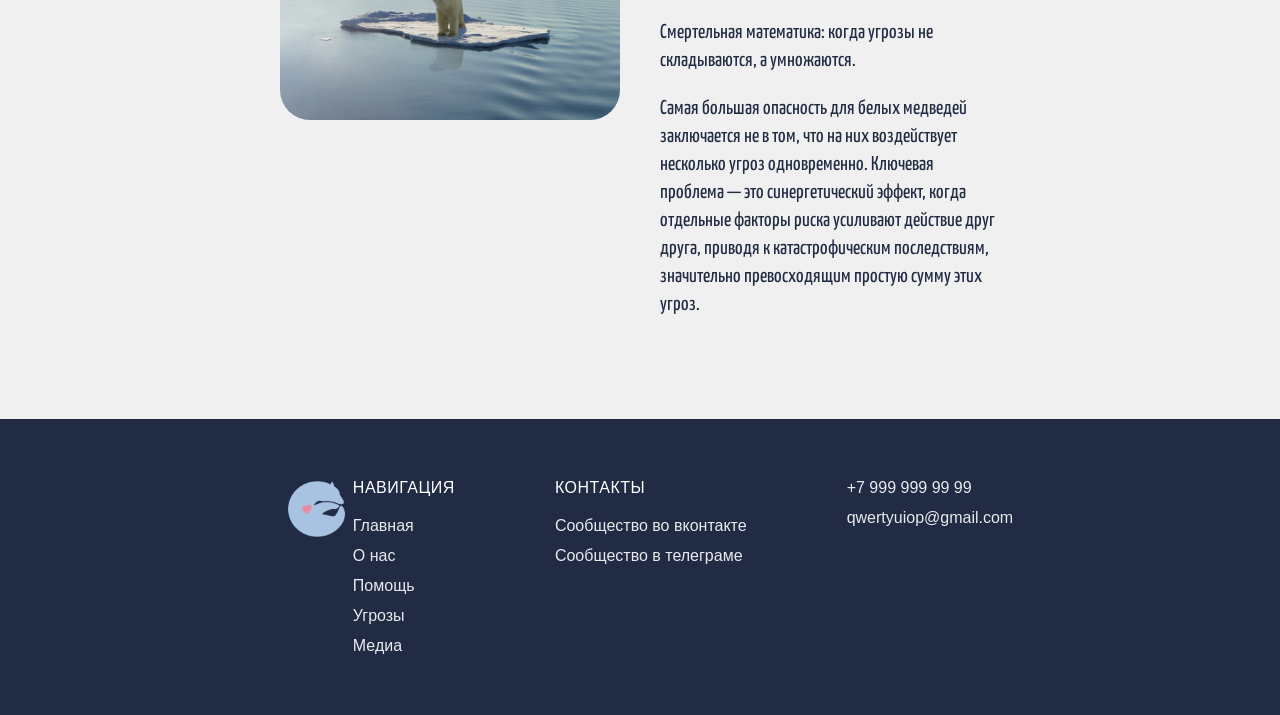
<file: threats.html>
<!DOCTYPE html>
<html lang="ru">
<head>
    <meta charset="UTF-8">
    <meta name="viewport" content="width=device-width, initial-scale=1.0">
    <title>Угрозы — Белые медведи</title>
    <!-- ПОДКЛЮЧЕНИЕ CSS -->
    <link rel="stylesheet" href="styles/main.css">
    <link rel="stylesheet" href="styles/threats.css">
    <!-- ПОДКЛЮЧЕНИЕ ШРИФТОВ Futura, Oi, Yanone Kaffeesatz -->
    <link href="https://fonts.cdnfonts.com/css/futura-pt" rel="stylesheet">
   <link href="https://fonts.googleapis.com/css2?family=Oswald:wght@700&family=Rubik+Mono+One&family=Seymour+One&display=swap" rel="stylesheet">
    <link href="https://fonts.googleapis.com/css2?family=Yanone+Kaffeesatz:wght@400;500;600;700&display=swap" rel="stylesheet">
</head>
<body>
    <!-- ШАПКА САЙТА -->
    <header class="header">
        <div class="header__container">
            <a href="index.html" >
            <div class="header__logo">
            
                <img src="images/logo.png" alt="logo" class="header__logo-image">
            </div>
            </a>
            <nav>
                <ul class="header__menu">
                    <li class="header__menu-item">
                        <a href="index.html" class="header__menu-link">Главная</a>
                    </li>
                    <li class="header__menu-item">
                        <a href="about.html" class="header__menu-link">О нас</a>
                    </li>
                    <li class="header__menu-item">
                        <a href="help.html" class="header__menu-link">Помощь</a>
                    </li>
                    <li class="header__menu-item">
                        <a href="threats.html" class="header__menu-link">Угрозы</a>
                    </li>
                    <li class="header__menu-item">
                        <a href="media.html" class="header__menu-link">Медиа</a>
                    </li>
                </ul>
            </nav>
        </div>
    </header>

    <main class="threats-page">
        <div class="threats__container">
            <!-- ГЛАВНЫЙ ЗАГОЛОВОК СТРАНИЦЫ -->
            <div class="threats-header">
                <h1 class="threats-header__title">Угрозы</h1>
            </div>

            <!-- 1. БЛОК: Потеря морского льда (заголовок в одну строку, изображение справа) -->
            <div class="threat-block">
                <div class="threat-block__row threat-block__row--image-right">
                    <div class="threat-block__text-col">
                        <h2 class="threat-block__subtitle">Потеря морского льда</h2>
                        <p class="threat-block__text">
                            Это не просто изменение пейзажа — это системный коллапс всей арктической экосистемы, в центре которой находится белый медведь.
                        </p>
                        <p class="threat-block__text">
                            Морской лёд для белого медведя — не просто территория или временная платформа. Это фундаментальное условие выживания, сложившееся за тысячи лет эволюции. На льду происходят все ключевые события их жизни: охота, миграция, размножение, воспитание потомства. Однако сегодня этот фундамент стремительно разрушается под воздействием климатических изменений, и последствия этого процесса уже носят необратимый характер для многих популяций.
                        </p>
                        <p class="threat-block__text">
                            Согласно климатическим моделям, при сохранении текущих выбросов парниковых газов, к середине XXI века летний морской лёд в Арктике может полностью исчезать на один или несколько месяцев в году. Для белых медведей это означает потерю жизненного пространства в критически важный сезон, что поставит большую часть популяции на грань выживания в пределах нескольких десятилетий.
                        </p>
                    </div>
                    <div class="threat-block__image-col">
                        <img src="images/glacier.png" alt="Таяние ледника" class="threat-block__img img-glacier">
                    </div>
                </div>
            </div>

            <!-- 2. БЛОК: Снижение доступности добычи (заголовок в две строки, изображение слева) -->
            <div class="threat-block">
                <div class="threat-block__row threat-block__row--image-left">
                    <div class="threat-block__image-col">
                        <img src="images/bear6.png" alt="Медведь на льду" class="threat-block__img img-bear6">
                    </div>
                    <div class="threat-block__text-col">
                        <h2 class="threat-block__subtitle threat-block__subtitle--double">
                            Снижение доступности<br>добычи
                        </h2>
                        <p class="threat-block__text">
                            Голодная Арктика: когда охота становится невозможной
                        </p>
                        <p class="threat-block__text">
                            Даже если лёд ещё есть — это не значит, что на нём можно прокормиться. Белые медведи охотятся преимущественно на кольчатых нерп и морских зайцев, которые также зависят от льда. Но из-за изменения климата меняется и поведение тюленей: они уходят в менее доступные зоны, ныряют глубже, реже выходят на поверхность.
                        </p>
                    </div>
                </div>
            </div>

            <!-- 3. БЛОК: Загрязнение Арктики (заголовок в одну строку, изображение справа) -->
            <div class="threat-block">
                <div class="threat-block__row threat-block__row--image-right">
                    <div class="threat-block__text-col">
                        <h2 class="threat-block__subtitle">Загрязнение Арктики</h2>
                        <p class="threat-block__text">
                            Невидимая угроза: токсины, которые не видны, но убивают.
                        </p>
                        <p class="threat-block__text">
                            Арктика кажется чистой и нетронутой, но это иллюзия. Благодаря океаническим течениям и атмосферным потокам сюда попадают загрязнители со всего мира: микропластик, тяжёлые металлы, стойкие органические загрязнители (СОЗ). Как это влияет на медведей? Токсины накапливаются в организме тюленей, а через них — в медведях. Уровень загрязняющих веществ у белых медведей сегодня — один из самых высоких среди всех млекопитающих. Это приводит к нарушениям иммунитета, репродуктивной системы, развития детёнышей. Медвежата, получающие токсины с молоком матери. 
                        </p>
                        <p class="threat-block__text">
                            Загрязнение — это тихий, невидимый, но смертельно опасный враг, который подтачивает здоровье популяции изнутри.
                        </p>
                    </div>
                    <div class="threat-block__image-col">
                        <img src="images/bear7.png" alt="Медведь на фоне индустрии" class="threat-block__img img-bear7">
                    </div>
                </div>
            </div>

            <!-- 4. БЛОК: Прямое воздействие человека (заголовок в две строки, изображение слева) -->
            <div class="threat-block">
                <div class="threat-block__row threat-block__row--image-left">
                    <div class="threat-block__image-col">
                        <img src="images/bear8.png" alt="Конфликт с человеком" class="threat-block__img img-bear8">
                    </div>
                    <div class="threat-block__text-col">
                        <h2 class="threat-block__subtitle threat-block__subtitle--double">
                            Прямое воздействие<br>человека
                        </h2>
                        <p class="threat-block__text">
                            Когда белый медведь и человек встречаются лицом к лицу — это почти всегда трагедия для животного. Помимо глобальных климатических изменений, белые медведи сталкиваются с прямыми и часто смертельными угрозами со стороны человека. По мере таяния льдов и расширения человеческой деятельности в Арктике, эти конфликты становятся всё более частыми и драматичными.
                        </p>
                    </div>
                </div>
            </div>

            <!-- 5. БЛОК: Синергетический эффект (заголовок в две строки, изображение справа) -->
            <div class="threat-block last-block">
                <div class="threat-block__row threat-block__row--image-right">
                    <div class="threat-block__text-col">
                        <h2 class="threat-block__subtitle threat-block__subtitle--double">
                            Синергетический<br>эффект
                        </h2>
                        <p class="threat-block__text">
                            Смертельная математика: когда угрозы не складываются, а умножаются.
                        </p>
                        <p class="threat-block__text">
                            Самая большая опасность для белых медведей заключается не в том, что на них воздействует несколько угроз одновременно. Ключевая проблема — это синергетический эффект, когда отдельные факторы риска усиливают действие друг друга, приводя к катастрофическим последствиям, значительно превосходящим простую сумму этих угроз.
                        </p>
                    </div>
                    <div class="threat-block__image-col">
                        <img src="images/bear9.png" alt="Медведь на фоне угроз" class="threat-block__img img-bear9">
                    </div>
                </div>
            </div>
        </div>
    </main>

    <!-- ПОДВАЛ (ФУТЕР) -->
    <footer class="footer">
        <div class="footer__container">
            <div class="footer__logo-column">
                <img src="images/logo.png" alt="white bear logo" class="footer__logo">
            </div>
            <div class="footer__nav-column">
                <h4 class="footer__column-title">Навигация</h4>
                <ul class="footer__menu">
                    <li class="footer__menu-item"><a href="index.html" class="footer__menu-link">Главная</a></li>
                    <li class="footer__menu-item"><a href="about.html" class="footer__menu-link">О нас</a></li>
                    <li class="footer__menu-item"><a href="help.html" class="footer__menu-link">Помощь</a></li>
                    <li class="footer__menu-item"><a href="threats.html" class="footer__menu-link">Угрозы</a></li>
                    <li class="footer__menu-item"><a href="media.html" class="footer__menu-link">Медиа</a></li>
                </ul>
            </div>
            <div class="footer__social-column">
                <h4 class="footer__column-title">Контакты</h4>
                <ul class="footer__social">
                    <li class="footer__social-item"><a href="https://vk.ru/club238170233" class="footer__social-link">Сообщество во вконтакте</a></li>
                    <li class="footer__social-item"><a href="https://t.me/mvivgp" class="footer__social-link">Сообщество в телеграме</a></li>
                </ul>
            </div>
            <div class="footer__info-column">
                <h4 class="footer__info-phone">+7 999 999 99 99</h4>
                <h4 class="footer__info-email">qwertyuiop@gmail.com</h4>
            </div>
        </div>
    </footer>
</body>
</html>
</file>
<file: styles/main.css>
/* === ОБНУЛЕНИЕ СТИЛЕЙ === */
* {
    margin: 0;
    padding: 0;
    box-sizing: border-box;
}

/* === ПЕРЕМЕННЫЕ ДЛЯ АДАПТИВНЫХ ОТСТУПОВ === */
:root {
    --container-padding: 20px;      /* мобильные */
}

@media screen and (min-width: 769px) {
    :root {
        --container-padding: 60px;  /* планшеты */
    }
}

@media screen and (min-width: 1201px) {
    :root {
        --container-padding: 280px; /* десктоп */
    }
}

/* === ОСНОВНЫЕ СТИЛИ === */
body {
    background-color: #f0f0f0;
    font-family: 'Yanone Kaffeesatz', sans-serif;
}

/* === ОБЩИЕ КОНТЕЙНЕРЫ (шапка и подвал) === */
.header {
    max-width: 1920px;
    width: 100%;
    margin: 0 auto;
}

.footer {
    width: 100%;
    margin: 100px 0 0;               /* верхний отступ без auto по бокам */
    background-color: #212B44;
    font-family: 'Futura PT', 'Futura', 'Trebuchet MS', Arial, sans-serif;
}

/* Внутренние контейнеры используют одинаковые горизонтальные отступы */
.header__container,
.footer__container {
    width: 100%;
    margin: 0 auto;
    padding-left: var(--container-padding);
    padding-right: var(--container-padding);
}

/* === ШАПКА === */
.header__container {
    display: flex;
    justify-content: space-between;
    align-items: center;
    padding-top: 30px;
    padding-bottom: 30px;
}

.header__logo {
    display: flex;
    align-items: center;
    height: 60px;
}

.header__logo-image {
    height: 100%;
    width: auto;
    max-width: none;
    object-fit: contain;
}

.header__menu {
    display: flex;
    gap: 10px;
    list-style: none;
    flex-wrap: wrap;
    justify-content: center;
}

.header__menu-link {
    display: flex;
    align-items: center;
    justify-content: center;
    min-width: 100px;
    height: 50px;
    padding: 0 15px;
    background-color: #A6C3E1;
    color: #212B44;
    text-decoration: none;
    font-size: 16px;
    font-weight: 500;
    border-radius: 60px;
    transition: all 0.3s ease;
    white-space: nowrap;
}

.header__menu-link:hover {
    background-color: #355180;
    color: #FFFFFF;
}
/* === ПОДВАЛ === */
.footer {
    width: 100%;
    margin: 100px 0 0;               /* верхний отступ без auto по бокам */
    background-color: #212B44;
    font-family: 'Futura PT', 'Futura', 'Trebuchet MS', Arial, sans-serif;
    /* padding-left и padding-right убраны для корректного фона на всю ширину */
}

.footer__container {
    width: 100%;
    margin: 0 auto;
    padding-left: var(--container-padding);   /* ← добавлено */
    padding-right: var(--container-padding);  /* ← добавлено */
    display: flex;
    flex-wrap: nowrap;
    justify-content: space-between;
    align-items: flex-start;
    padding-top: 60px;
    padding-bottom: 60px;
    color: #FFFFFF;
}
.footer__logo-column {
    flex: 0 0 auto;
    display: flex;
    align-items: flex-start;
}

.footer__logo {
    height: 60px;
    width: auto;
    object-fit: contain;
}

.footer__nav-column,
.footer__social-column,
.footer__info-column {
    flex: 0 0 auto;
    min-width: 0;
}

.footer__column-title {
    font-size: 16px;
    font-weight: 500;
    color: #FFFFFF;
    margin-bottom: 20px;
    text-transform: uppercase;
    letter-spacing: 0.5px;
}

.footer__menu,
.footer__social {
    list-style: none;
    padding: 0;
    margin: 0;
}

.footer__menu-item,
.footer__social-item {
    margin-bottom: 12px;
}

.footer__menu-item:last-child,
.footer__social-item:last-child {
    margin-bottom: 0;
}

.footer__menu-link,
.footer__social-link {
    color: #FFFFFF;
    text-decoration: none;
    font-size: 16px;
    font-weight: 400;
    transition: opacity 0.3s ease;
    opacity: 0.9;
}

.footer__menu-link:hover,
.footer__social-link:hover {
    opacity: 1;
    text-decoration: underline;
}

.footer__info-phone,
.footer__info-email {
    font-size: 16px;
    font-weight: 400;
    color: #FFFFFF;
    margin: 0 0 12px 0;
    opacity: 0.9;
}

.footer__info-email {
    margin-bottom: 0;
}

/* === АДАПТИВНЫЕ ПРАВКИ === */

/* === ПЛАНШЕТЫ (769px - 1200px) === */
@media screen and (min-width: 769px) and (max-width: 1200px) {
    .header__container {
        padding-top: 40px;
        padding-bottom: 40px;
    }

    .header__logo {
        height: 60px;
    }

    .header__menu-link {
        min-width: 120px;
        height: 60px;
        font-size: 18px;
        padding: 0 25px;
    }

    .header__menu {
        gap: 20px;
    }

    .footer__container {
        flex-wrap: wrap;
        gap: 40px;
        padding-top: 60px;
        padding-bottom: 60px;
    }

    .footer__logo-column {
        width: 100%;
        margin-bottom: 20px;
    }

    .footer__nav-column,
    .footer__social-column,
    .footer__info-column {
        flex: 1 1 calc(33.333% - 30px);
    }
}

/* === МОБИЛЬНЫЕ (до 768px) === */
@media screen and (max-width: 768px) {
    .header__container {
        flex-direction: column;
        padding-top: 20px;
        padding-bottom: 20px;
        gap: 16px;
    }

    .header__logo {
        height: 45px;
    }

    .header__menu {
        gap: 8px;
        justify-content: center;
        flex-wrap: wrap;
    }

    .header__menu-link {
        min-width: 80px;
        height: 40px;
        font-size: 14px;
        padding: 0 12px;
    }

    .footer__container {
        flex-direction: column;
        padding-top: 40px;
        padding-bottom: 40px;
        gap: 32px;
    }

    .footer__logo-column {
        width: 100%;
        display: flex;
        justify-content: center;
        margin-bottom: 10px;
    }

    .footer__logo {
        height: 50px;
    }

    .footer__nav-column,
    .footer__social-column,
    .footer__info-column {
        width: 100%;
        text-align: center;
    }

    .footer__column-title {
        margin-bottom: 15px;
        font-size: 18px;
    }

    .footer__menu,
    .footer__social {
        display: flex;
        flex-direction: column;
        align-items: center;
    }

    .footer__menu-item,
    .footer__social-item {
        margin-bottom: 10px;
    }

    .footer__info-phone,
    .footer__info-email {
        text-align: center;
    }
}

/* === ДЕСКТОП (от 1201px) === */
@media screen and (min-width: 1201px) {
    .header__container,
    .footer__container {
        max-width: 1920px;
    }

    .header__container {
        padding-top: 60px;
        padding-bottom: 60px;
    }

    .footer__container {
        padding-top: 60px;
        padding-bottom: 60px;
    }

    .footer__nav-column {
        margin-right: 100px;
    }

    .footer__social-column {
        margin-right: 100px;
    }
}

/* === ОЧЕНЬ БОЛЬШИЕ ЭКРАНЫ (от 1921px) === */
@media screen and (min-width: 1921px) {
    .header__container,
    .footer__container {
        max-width: none;
        /* padding-left и padding-right уже заданы переменной (280px) */
    }

    .header__container {
        padding-top: 60px;
        padding-bottom: 60px;
    }

    .footer__container {
        padding-top: 80px;
        padding-bottom: 80px;
    }

    .header__logo,
    .footer__logo {
        height: 70px;
    }
}

/* === УЛУЧШЕНИЕ ТАЧ-СОБЫТИЙ И ПЕРЕХОДОВ === */
@media (hover: hover) {
    .image-grid img:hover {
        transform: scale(1.02);
    }
}

@media (hover: none) {
    .image-grid img:active {
        transform: scale(0.98);
    }
}

/* Плавные переходы */
a, button, .image-grid img {
    transition: all 0.3s ease;
}

/* Оптимизация изображений */
img {
    max-width: 100%;
    height: auto;
}
</file>
<file: styles/index.css>
/* === ОБЩИЕ КОНТЕЙНЕРЫ ДЛЯ ГЛАВНОЙ === */
.hero__container,
.themes__container,
.content-block__container,
.stats__container,
.ice-area__container {
    width: 100%;
    margin: 0 auto;
    padding-left: var(--container-padding);
    padding-right: var(--container-padding);
}
.hero,
.themes,
.content-block,
.stats,
.ice-area {
    max-width: 1920px;
    width: 100%;
    margin: 0 auto;
}

.hero__container,
.themes__container,
.content-block__container,
.stats__container,
.ice-area__container {
    width: 100%;
    margin: 0 auto;
}

/* === ЗАГОЛОВКИ === */
.hero__title,
.hero__subtitle,
.themes__title,
.themes__subtitle,
.stats__title,
.stats__subtitle,
.ice-area__title {
   font-family: "Rubik Mono One", monospace;
    font-style: normal;
   color: #212B44;
    font-size: 42px;
    line-height: 1.2;
    text-align: left;
    text-transform: uppercase;
    font-weight: 400;
    letter-spacing: 0.02em;
    width: 100%;
}

.hero__title {
    margin-bottom: 16px;
    margin-top: 60px;
}

.hero__subtitle {
    margin-bottom: 25px;
}

.themes__title {
    margin-bottom: 5px;
}

.themes__subtitle {
    margin-bottom: 0;
}

/* === ИЗОБРАЖЕНИЕ === */
.hero__image-wrapper {
    width: 100%;
    align-self: flex-start;
}

.hero__image {
    width: 100%;
    height: auto;
    aspect-ratio: 1360 / 517;
    border-radius: 40px;
    object-fit: cover;
    display: block;
}

/* === БЛОК С ТЕКСТОМ И ИЗОБРАЖЕНИЯМИ === */
.content-block {
    font-family: 'Yanone Kaffeesatz', sans-serif;
}

.content-block__container {
    padding: 36px 20px 0;
}

.content-block__row {
    display: flex;
    flex-wrap: nowrap;
    gap: 30px;
    margin-bottom: 30px;
    width: 100%;
}

.content-block__text-column {
    flex: 0 0 calc(100% * 774 / (774 + 555 + 30));
    min-width: 0;
    display: flex;
    flex-direction: column;
    gap: 20px;
}

.content-block__text {
    font-family: 'Yanone Kaffeesatz', sans-serif;
    font-size: 18px;
    line-height: 1.4;
    color: #212B44;
    font-weight: 400;
    margin: 0;
}

.content-block__image-column {
    flex: 0 0 calc(100% * 555 / (774 + 555 + 30));
    min-width: 0;
}

.content-block__image {
    width: 100%;
    aspect-ratio: 555 / 408;
    border-radius: 30px;
    object-fit: cover;
    display: block;
}

.content-block__images-row {
    display: flex;
    flex-wrap: nowrap;
    gap: 30px;
    width: 100%;
}

.content-block__image-wrapper--large {
    flex: 0 0 calc(100% * 774 / (774 + 555 + 30));
    min-width: 0;
}

.content-block__image-wrapper--small {
    flex: 0 0 calc(100% * 555 / (774 + 555 + 30));
    min-width: 0;
}

.content-block__small-image {
    width: 100%;
    aspect-ratio: 774 / 393;
    border-radius: 30px;
    object-fit: cover;
    display: block;
}

.content-block__image-wrapper--small .content-block__small-image {
    aspect-ratio: 555 / 393;
}

/* === СЕКЦИЯ СТАТИСТИКИ === */
.stats__container {
    width: 100%;
    margin: 0 auto;
}

.stats__title {
    margin-bottom: 28px;
}

.stats__subtitle {
    margin-bottom: 0;
}

.stats__content {
    display: flex;
    flex-wrap: nowrap;
    gap: 40px;
    width: 100%;
    margin-top: 28px;
}

.stats__text-column {
    flex: 0 0 calc(100% * 774 / (774 + 555 + 40));
    min-width: 0;
    display: flex;
    flex-direction: column;
    gap: 16px;
}

.stats__text {
    font-family: 'Yanone Kaffeesatz', sans-serif;
    font-size: 20px;
    line-height: 1.4;
    color: #212B44;
    font-weight: 400;
    margin: 0;
}

.stats__image-column {
    flex: 0 0 calc(100% * 555 / (774 + 555 + 40));
    min-width: 0;
}

.stats__image {
    width: 100%;
    aspect-ratio: 555 / 408;
    border-radius: 30px;
    object-fit: cover;
    display: block;
}

/* === СЕКЦИЯ ПЛОЩАДЬ ЛЬДОВ === */
.ice-area__container {
    width: 100%;
    margin: 0 auto;
}

.ice-area__title {
    text-align: left;
    margin-bottom: 25px;
}

.ice-area__content {
    display: flex;
    flex-wrap: nowrap;
    gap: 40px;
    width: 100%;
    margin-top: 0;
}

.ice-area__image-column {
    flex: 0 0 calc(100% * 555 / (774 + 555 + 40));
    min-width: 0;
}

.ice-area__image {
    width: 100%;
    aspect-ratio: 555 / 408;
    border-radius: 30px;
    object-fit: cover;
    display: block;
    margin-top: 100px;
}

.ice-area__text-column {
    flex: 0 0 calc(100% * 774 / (774 + 555 + 40));
    min-width: 0;
    display: flex;
    flex-direction: column;
    gap: 16px;
}

.ice-area__text {
    font-family: 'Yanone Kaffeesatz', sans-serif;
    font-size: 20px;
    line-height: 1.4;
    color: #212B44;
    font-weight: 400;
    margin: 0;
}

.hero__description-text {
    font-family: 'Yanone Kaffeesatz', sans-serif;
    font-size: 20px;
    line-height: 1.5;
    color: #212B44;
    font-weight: 400;
    margin: 0;
}

/* === ДЕСКТОП (от 1201px) === */
@media screen and (min-width: 1201px) {
    .hero__container,
    .themes__container,
    .content-block__container,
    .stats__container,
    .ice-area__container {
        max-width: 1920px;
        padding: 0 280px;
    }

    .hero__container {
        padding: 0 280px;
    }

    .themes__container {
        padding: 0 280px;
    }

    .content-block__container {
        padding: 100px 280px 0;
    }

    .hero__image {
        margin-bottom: 80px;
        border-radius: 60px;
        margin-top: 20px;
    }

    .hero__subtitle {
        margin-bottom: 37px;
    }

    .themes__title {
        margin-bottom: 5px;
    }
    
    .themes__subtitle {
        font-size: 42px;
        margin-bottom: 16px;
    }
    
    .content-block__text {
        font-size: 20px;
        line-height: 1.4;
    }
    
    .content-block__text-column {
        gap: 16px;
    }
    
    .content-block__row {
        gap: 40px;
        margin-bottom: 15px;
    }
    
    .content-block__images-row {
        margin-bottom: 100px;
        gap: 40px;
    }
    
    .stats__container {
        padding: 0 280px;
    }
    
    .stats__title {
        margin-bottom: 42px;
        font-size: 42px;
    }
    
    .stats__subtitle {
        font-size: 42px;
    }
    
    .stats__content {
        gap: 40px;
        margin-top: 28px;
    }
    
    .ice-area__container {
        padding: 0 280px;
    }
    
    .ice-area__title {
        font-size: 42px;
        margin-bottom: 0px;
        margin-top: 100px;
    }
    
    .ice-area__content {
        gap: 40px;
    }
    
    .ice-area__text {
        font-size: 20px;
    }
    
    .hero__description {
        margin-bottom: 60px;
        max-width: 900px;
    }
    
    .hero__description-text {
        font-size: 18px;
        line-height: 1.5;
    }
}

/* === ПЛАНШЕТЫ (от 769px до 1200px) === */
@media screen and (min-width: 769px) and (max-width: 1200px) {
    .hero__container,
    .themes__container,
    .content-block__container,
    .stats__container,
    .ice-area__container {
        max-width: 1200px;
        padding: 0 60px;
    }

    .hero__container {
        padding: 0 60px;
    }

    .themes__container {
        padding: 0 60px;
    }

    .content-block__container {
        padding: 80px 60px 0;
    }

    .hero__title,
    .hero__subtitle,
    .themes__title,
    .themes__subtitle {
        font-size: 48px;
        margin-bottom: 20px;
    }

    .hero__image {
        margin-bottom: 80px;
        border-radius: 60px;
    }
    
    .content-block__text {
        font-size: 20px;
        line-height: 1.45;
    }
    
    .content-block__row {
        gap: 40px;
        margin-bottom: 40px;
    }
    
    .content-block__images-row {
        margin-bottom: 100px;
        gap: 40px;
    }
    
    .stats__container {
        padding: 0 60px;
    }
    
    .stats__title,
    .stats__subtitle {
        font-size: 48px;
    }
    
    .stats__title {
        margin-bottom: 20px;
    }
    
    .stats__content {
        gap: 40px;
        margin-top: 28px;
    }
    
    .stats__text {
        font-size: 18px;
        line-height: 1.45;
    }
    
    .ice-area__container {
        padding: 0 60px;
    }
    
    .ice-area__title {
        font-size: 48px;
        margin-bottom: 0px;
        margin-top: 80px;
    }
    
    .ice-area__content {
        gap: 40px;
    }
    
    .ice-area__text {
        font-size: 18px;
        line-height: 1.45;
    }
    
    .hero__description {
        margin-bottom: 50px;
        max-width: 85%;
    }
    
    .hero__description-text {
        font-size: 18px;
        line-height: 1.5;
    }
}

/* === МОБИЛЬНЫЕ (до 768px) === */
@media screen and (max-width: 768px) {
    .hero__container,
    .themes__container,
    .content-block__container,
    .stats__container,
    .ice-area__container {
        padding: 0 20px;  /* как в about.css */
    }
    
    .hero__container {
        padding: 0 20px;
    }
    
    /* Заголовки на мобильных — 42px, как в about.css */
    .hero__title,
    .hero__subtitle,
    .themes__title,
    .themes__subtitle,
    .stats__title,
    .stats__subtitle,
    .ice-area__title {
        font-size: 42px;
    }
    
    .hero__title {
        margin-top: 30px;    /* как в about.css */
        margin-bottom: 16px;
    }
    
    .hero__image {
        margin-bottom: 40px;
        border-radius: 30px;  /* единый радиус с about */
        margin-top: 10px;
    }
    
    .themes__title {
        margin-bottom: 5px;
    }
    
    .themes__subtitle {
        margin-bottom: 28px;  /* как отступ у about__title */
    }
    
    .content-block__container {
        padding: 36px 20px 0;
    }
    
    /* Все тексты — 18px, как в about.css */
    .content-block__text,
    .stats__text,
    .ice-area__text,
    .hero__description-text {
        font-size: 18px;
        line-height: 1.5;
    }
    
    .content-block__row,
    .content-block__images-row {
        flex-wrap: wrap;
        margin-bottom: 40px;
        gap: 20px;
    }
    
    .content-block__text-column,
    .content-block__image-column,
    .content-block__image-wrapper--large,
    .content-block__image-wrapper--small {
        flex: 1 1 100%;
    }
    
    .stats__title {
        margin-bottom: 28px;
    }
    
    .stats__content {
        flex-wrap: wrap;
        gap: 30px;
        margin-top: 20px;
    }
    
    .stats__text-column,
    .stats__image-column {
        flex: 1 1 100%;
    }
    
    .ice-area__title {
        margin-bottom: 0px;
        margin-top: 60px;    /* как у team в about.css */
    }
    
    .ice-area__content {
        flex-wrap: wrap;
        gap: 30px;
        margin-top: 0;
    }
    
    .ice-area__image-column,
    .ice-area__text-column {
        flex: 1 1 100%;
    }
    
    .ice-area__image {
        margin-top: 0;
    }
    
    .hero__description {
        margin-bottom: 30px;
        max-width: 100%;
    }
}

/* === ОЧЕНЬ БОЛЬШИЕ ЭКРАНЫ (от 1921px) === */
@media screen and (min-width: 1921px) {
    .hero__container,
    .themes__container,
    .content-block__container,
    .stats__container,
    .ice-area__container {
        padding: 0 280px;
        max-width: none;
    }
    
    .hero__container {
        padding: 0 280px;
    }
    
    .themes__container {
        padding: 0 280px;
    }

    .themes__subtitle {
        font-size: 48px;
        margin-bottom: 28px;
    }

    .hero__image {
        margin-bottom: 80px;
        border-radius: 60px;
    }
    
    .content-block__container {
        padding: 100px 280px 0;
    }
    
    .stats__container {
        padding: 0 280px;
        max-width: none;
    }
    
    .stats__title {
        margin-bottom: 28px;
    }
    
    .ice-area__container {
        padding: 0 280px;
        max-width: none;
    }
    
    .ice-area__title {
        margin-bottom: 0px;
        margin-top: 100px;
    }
    
    .hero__description {
        margin-bottom: 70px;
        max-width: 1000px;
    }
    
    .hero__description-text {
        font-size: 18px;
    }
}/* Убираем отступы у указанных заголовков */
.themes__title,
.themes__subtitle,
.stats__title,
.stats__subtitle {
    margin-top: 0 !important;
    margin-bottom: 0 !important;
}
</file>
<file: styles/about.css>
/* === ОБЩИЕ КОНТЕЙНЕРЫ ДЛЯ СТРАНИЦЫ О НАС === */
.about,
.team,
.goals {
    max-width: 1920px;
    width: 100%;
    margin: 0 auto;
}

.about__container,
.team__container,
.goals__container {
    width: 100%;
    margin: 0 auto;
}

/* === СЕКЦИЯ О НАС === */
.about__title {
     font-family: "Rubik Mono One", monospace;
    font-style: normal;
    color: #212B44;
    font-size: 42px;
    line-height: 1.2;
    text-align: left;
    text-transform: uppercase;
    font-weight: normal;
    letter-spacing: 0.02em;
    width: 100%;
    margin-bottom: 10px;
}

.about__content {
    display: flex;
    flex-wrap: nowrap;
    width: 100%;
}

.about__text-column {
    flex: 0 0 100%;
    max-width: 100%;
    display: flex;
    flex-direction: column;
    gap: 16px;
}

.about__text {
    font-family: 'Yanone Kaffeesatz', sans-serif;
    font-size: 20px;
    line-height: 1.5;
    color: #212B44;
    font-weight: 400;
    margin: 0;
}

/* === СЕКЦИЯ КОМАНДА === */
.team__content {
    display: flex;
    flex-wrap: nowrap;
    gap: 40px;
    width: 100%;
}

.team__image-column {
    flex: 0 0 calc(100% * 555 / (774 + 555 + 40));
    min-width: 0;
}

.team__image {
    width: 100%;
    aspect-ratio: 555 / 408;
    border-radius: 30px;
    object-fit: cover;
    display: block;
}

.team__text-column {
    flex: 0 0 calc(100% * 774 / (774 + 555 + 40));
    min-width: 0;
    display: flex;
    flex-direction: column;
}

.team__title {
    font-family: "Rubik Mono One", monospace;
    font-style: normal;
    color: #212B44;
    font-size: 42px;
    line-height: 1.2;
    text-align: left;
    text-transform: uppercase;
    font-weight: normal;
    letter-spacing: 0.02em;
    width: 100%;
    margin-bottom: 28px;
}

.team__description {
    display: flex;
    flex-direction: column;
    gap: 16px;
}

.team__text {
    font-family: 'Yanone Kaffeesatz', sans-serif;
    font-size: 16px;
    line-height: 1.5;
    color: #212B44;
    font-weight: 400;
    margin: 0;
}

/* === СЕКЦИЯ ЦЕЛИ === */
.goals__content {
    display: flex;
    flex-wrap: nowrap;
    gap: 40px;
    width: 100%;
}

.goals__text-column {
    flex: 0 0 calc(100% * 774 / (774 + 555 + 40));
    min-width: 0;
    display: flex;
    flex-direction: column;
}

.goals__title {
    font-family: "Rubik Mono One", monospace;
    color: #212B44;
    font-size: 42px;
    line-height: 1.2;
    text-align: left;
    text-transform: uppercase;
    font-weight: normal;
    letter-spacing: 0.02em;
    width: 100%;
    margin-bottom: 28px;
}

.goals__description {
    display: flex;
    flex-direction: column;
    gap: 16px;
}

.goals__text {
    font-family: 'Yanone Kaffeesatz', sans-serif;
    font-size: 16px;
    line-height: 1.5;
    color: #212B44;
    font-weight: 400;
    margin: 0;
}

.goals__image-column {
    flex: 0 0 calc(100% * 555 / (774 + 555 + 40));
    min-width: 0;
}

.goals__image {
    width: 100%;
    aspect-ratio: 555 / 408;
    border-radius: 30px;
    object-fit: cover;
    display: block;
}

/* === ДЕСКТОП (от 1201px) === */
@media screen and (min-width: 1201px) {
    .about__container,
    .team__container,
    .goals__container {
        max-width: 1920px;
        padding: 0 280px;
    }
    
    .about__title {
        font-size: 42px;
        margin-bottom: 16px;
        margin-top: 60px;
    }
    
    .about__text {
        font-size: 20px;
        line-height: 1.5;
    }
    
    .team__container {
        padding: 0 280px;
    }
    
    .team__content {
        gap: 40px;
        margin-top: 100px;
        margin-bottom: 0;
    }
    
    .team__title {
        font-size: 42px;
        margin-bottom: 16px;
    }
    
    .team__text {
        font-size: 20px;
    }
    
    .goals__container {
        padding: 0 280px;
    }
    
    .goals__content {
        gap: 40px;
        margin-top: 100px;
        margin-bottom: 0;
    }
    
    .goals__title {
        font-size: 42px;
        margin-bottom: 16px;
    }
    
    .goals__text {
        font-size: 20px;
    }
}

/* === ПЛАНШЕТЫ (от 769px до 1200px) === */
@media screen and (min-width: 769px) and (max-width: 1200px) {
    .about__container,
    .team__container,
    .goals__container {
        max-width: 1200px;
        padding: 0 60px;
    }
    
    .about__title {
        font-size: 48px;
        margin-bottom: 10px;
        margin-top: 40px;
    }
    
    .about__text {
        font-size: 18px;
        line-height: 1.5;
    }
    
    .team__container {
        padding: 0 60px;
    }
    
    .team__content {
        gap: 40px;
        margin-top: 80px;
    }
    
    .team__title {
        font-size: 48px;
        margin-bottom: 28px;
    }
    
    .team__text {
        font-size: 18px;
        line-height: 1.5;
    }
    
    .goals__container {
        padding: 0 60px;
    }
    
    .goals__content {
        gap: 40px;
        margin-top: 80px;
    }
    
    .goals__title {
        font-size: 48px;
        margin-bottom: 28px;
    }
    
    .goals__text {
        font-size: 18px;
        line-height: 1.5;
    }
}

/* === МОБИЛЬНЫЕ (до 768px) === */
@media screen and (max-width: 768px) {
    .about__container,
    .team__container,
    .goals__container {
        padding: 0 20px;
    }
    
    .about__title {
        font-size: 42px;
        margin-bottom: 28px;
        margin-top: 30px;
    }
    
    .about__text {
        font-size: 18px;
        line-height: 1.5;
    }
    
    .team__container {
        padding: 0 20px;
    }
    
    .team__content {
        flex-wrap: wrap;
        gap: 30px;
        margin-top: 60px;
    }
    
    .team__image-column,
    .team__text-column {
        flex: 1 1 100%;
    }
    
    .team__title {
        font-size: 42px;
        margin-bottom: 28px;
    }
    
    .team__text {
        font-size: 18px;
        line-height: 1.5;
    }
    
    .goals__container {
        padding: 0 20px;
    }
    
    .goals__content {
        flex-wrap: wrap;
        gap: 30px;
        margin-top: 60px;
    }
    
    .goals__text-column,
    .goals__image-column {
        flex: 1 1 100%;
    }
    
    .goals__title {
        font-size: 42px;
        margin-bottom: 28px;
    }
    
    .goals__text {
        font-size: 18px;
        line-height: 1.5;
    }
}

/* === ОЧЕНЬ БОЛЬШИЕ ЭКРАНЫ (от 1921px) === */
@media screen and (min-width: 1921px) {
    .about__container,
    .team__container,
    .goals__container {
        padding: 0 280px;
        max-width: none;
    }
    
    .about__title {
        margin-bottom: 28px;
        margin-top: 60px;
    }
    
    .team__container {
        padding: 0 280px;
        max-width: none;
    }
    
    .team__content {
        margin-top: 100px;
    }
    
    .team__title {
        margin-bottom: 28px;
    }
    
    .goals__container {
        padding: 0 280px;
        max-width: none;
    }
    
    .goals__content {
        margin-top: 100px;
    }
    
    .goals__title {
        margin-bottom: 28px;
    }
}
</file>
<file: styles/help.css>
/* help.css — адаптирован под общую стилистику сайта */

.help-container {
    max-width: 1920px;
    margin: 0 auto;
    padding: 0 20px;
}

.help-txt {
    font-family: "Rubik Mono One", monospace;
    font-style: normal;
    color: #212B44;
    font-size: 42px;
    line-height: 1.2;
    text-align: left;
    text-transform: uppercase;
    font-weight: normal;
    letter-spacing: 0.02em;
    width: 100%;
    margin-top: 50px;
    margin-bottom: 60px;
}

.card {
    position: relative;
    margin: 20px 0;
    cursor: pointer;
}

.card img {
    width: 100%;
    border-radius: 15px;
    display: block;
    height: auto;
}

.card-text {
    font-family: "Rubik Mono One", monospace;
    font-style: normal;
    position: absolute;
    top: 60px;
    left: 80px;
    font-size: 40px;
    line-height: 1.2;
    text-align: left;
    font-weight: normal;
    letter-spacing: 0.02em;
    width: 100%;
    color: #212B44;
}

.popup {
    display: none;
    position: fixed;
    left: 0;
    top: 0;
    width: 100%;
    height: 100%;
    background: rgba(0, 0, 0, 0.5);
    justify-content: center;
    align-items: center;
    z-index: 1000;
}

.popup-content.form-popup {
    width: 480px;
    max-width: 90vw;
    background: white;
    border-radius: 28px;
    padding: 30px 28px;
    box-sizing: border-box;
}

.popup-content.tips-popup {
    width: 700px;
    max-width: 92vw;
    background: white;
    border-radius: 28px;
    padding: 30px 32px;
    box-sizing: border-box;
}

/* Контейнер для всех полей формы */
.inputs-container {
    display: flex;
    flex-direction: column;
    gap: 16px;
    padding-left: 10px;
    padding-right: 10px;
}

/* Общие стили для всех полей ввода */
.inputs-container input {
    width: 100%;
    padding: 14px 16px;
    border-radius: 40px;
    border: 2px solid #A6C3E1;
    box-sizing: border-box;
    font-family: 'Futura PT', 'Futura', 'Trebuchet MS', Arial, sans-serif;
    font-size: 15px;
    margin: 0;
}

.inputs-container input:focus {
    outline: none;
    border-color: #355180;
}

/* Стили для поля Пол с выпадающим списком (сбоку) */
.gender-select-wrapper {
    position: relative;
    width: 100%;
}

.gender-select-wrapper input {
    width: 100%;
    padding: 14px 16px;
    border-radius: 40px;
    border: 2px solid #A6C3E1;
    box-sizing: border-box;
    font-family: 'Futura PT', 'Futura', 'Trebuchet MS', Arial, sans-serif;
    font-size: 15px;
    background-color: white;
    cursor: pointer;
    margin: 0;
    position: relative;
}

.gender-select-wrapper input:focus {
    outline: none;
    border-color: #355180;
}

/* Стрелка-индикатор, показывающая что есть выбор */
.gender-select-wrapper input {
    background-image: url("data:image/svg+xml,%3Csvg xmlns='http://www.w3.org/2000/svg' width='16' height='16' viewBox='0 0 24 24' fill='none' stroke='%23A6C3E1' stroke-width='2' stroke-linecap='round' stroke-linejoin='round'%3E%3Cpolyline points='6 9 12 15 18 9'%3E%3C/polyline%3E%3C/svg%3E");
    background-repeat: no-repeat;
    background-position: right 16px center;
    padding-right: 40px;
}

/* Выпадающий список, появляющийся СБОКУ */
.gender-dropdown {
    display: none;
    background: white;
    border: 2px solid #A6C3E1;
    border-radius: 20px;
    overflow: hidden;
    z-index: 1001;
    min-width: 130px;
    box-shadow: 0 4px 15px rgba(0, 0, 0, 0.15);
}

.gender-dropdown.show {
    display: block;
}

.gender-option {
    padding: 12px 20px;
    font-family: 'Futura PT', 'Futura', 'Trebuchet MS', Arial, sans-serif;
    font-size: 15px;
    color: #212B44;
    cursor: pointer;
    transition: background-color 0.2s;
    white-space: nowrap;
}

.gender-option:hover {
    background-color: #A6C3E1;
}

/* Стили для поля Возраст */
.age-input {
    position: relative;
    width: 100%;
}

.age-input input {
    width: 100%;
    padding: 14px 16px;
    border-radius: 40px;
    border: 2px solid #A6C3E1;
    box-sizing: border-box;
    font-family: 'Futura PT', 'Futura', 'Trebuchet MS', Arial, sans-serif;
    font-size: 15px;
    transition: border-color 0.2s, box-shadow 0.2s;
    margin: 0;
}

.age-input input.error-age {
    border-color: #e74c3c;
    background-color: #fff5f5;
    box-shadow: 0 0 0 2px rgba(231, 76, 60, 0.2);
}

.age-error-msg {
    color: #e74c3c;
    font-size: 12px;
    font-family: 'Futura PT', sans-serif;
    margin-top: 6px;
    margin-left: 12px;
    display: none;
}

.age-error-msg.show {
    display: block;
}

.popup-content h2 {
    font-family: "Rubik Mono One", monospace;
    text-align: center;
    font-weight: normal;
    letter-spacing: 0.02em;
    margin-bottom: 24px;
    color: #212B44;
    font-size: 26px;
}

.buttons {
    display: flex;
    justify-content: center;
    gap: 20px;
    margin-top: 28px;
}

.buttons button {
    font-family: 'Futura PT', 'Futura', 'Trebuchet MS', Arial, sans-serif;
    width: 140px;
    height: 44px;
    border: none;
    font-size: 15px;
    border-radius: 40px;
    cursor: pointer;
    transition: 0.3s;
    font-weight: 600;
}

.subscribe {
    background: #A6C3E1;
    color: #1e2a3a;
}

.buttons button:hover {
    background: #355180;
    color: #fff;
}

.back {
    background: #e0e7f0;
    color: #1e2a3a;
}

.back:hover {
    background: #b0c4de;
    color: #1e2a3a;
}

/* Стили для эко-советов и фондов */
.tips-scroll-area {
    max-height: 55vh;
    overflow-y: auto;
    padding-right: 12px;
    margin-right: 4px;
    scrollbar-width: thin;
}

.tips-scroll-area::-webkit-scrollbar {
    width: 6px;
    background: #e2e8f2;
    border-radius: 10px;
}

.tips-scroll-area::-webkit-scrollbar-thumb {
    background: #A6C3E1;
    border-radius: 10px;
}

.tip-block {
    margin-bottom: 30px;
}

.tip-title {
    font-family: "Rubik Mono One", monospace;
    font-size: 20px;
    color: #212B44;
    margin-bottom: 12px;
    letter-spacing: 0.01em;
    line-height: 1.3;
}

.tip-text {
    font-family: 'Yanone Kaffeesatz', sans-serif;
    font-size: 20px;
    line-height: 1.5;
    color: #212B44;
    font-weight: 400;
    text-align: left;
}

.funds-scroll-area {
    max-height: 55vh;
    overflow-y: auto;
    padding-right: 12px;
    margin-right: 4px;
    scrollbar-width: thin;
}

.funds-scroll-area::-webkit-scrollbar {
    width: 6px;
    background: #e2e8f2;
    border-radius: 10px;
}

.funds-scroll-area::-webkit-scrollbar-thumb {
    background: #A6C3E1;
    border-radius: 10px;
}

.fund-block {
    margin-bottom: 32px;
}

.fund-title {
    font-family: "Rubik Mono One", monospace;
    font-size: 20px;
    color: #212B44;
    margin-bottom: 12px;
    letter-spacing: 0.01em;
    line-height: 1.3;
}

.fund-title a {
    color: #212B44;
    text-decoration: none;
    border-bottom: 2px solid #A6C3E1;
    transition: border-color 0.2s, color 0.2s;
}

.fund-title a:hover {
    border-bottom-color: #355180;
    color: #355180;
}

.fund-description {
    font-family: 'Yanone Kaffeesatz', sans-serif;
    font-size: 20px;
    line-height: 1.5;
    color: #212B44;
    font-weight: 400;
    text-align: left;
}

.popup-close-btn {
    font-family: 'Futura PT', 'Futura', 'Trebuchet MS', Arial, sans-serif;
    background: #e0e7f0;
    color: #1e2a3a;
    border: none;
    border-radius: 40px;
    padding: 12px 28px;
    font-size: 15px;
    font-weight: 600;
    cursor: pointer;
    margin-top: 25px;
    transition: 0.3s;
    width: fit-content;
    align-self: center;
    display: block;
    margin-left: auto;
    margin-right: auto;
}

.popup-close-btn:hover {
    background: #b0c4de;
    color: #1e2a3a;
}

/* Адаптация для мобильных */
@media (max-width: 750px) {
    .popup-content.tips-popup {
        width: 94vw;
        padding: 24px 20px;
    }
    .popup-content.form-popup {
        width: 90vw;
        padding: 24px 20px;
    }
    
    /* На мобильных дропдаун показываем под полем */
    .gender-dropdown {
        position: absolute !important;
        top: 100% !important;
        left: 0 !important;
        right: 0 !important;
        margin-top: 5px;
    }
}

@media (max-width: 550px) {
    .popup-content.tips-popup {
        width: 95vw;
        padding: 20px 16px;
    }
    .popup-content.form-popup {
        width: 92vw;
        padding: 20px 16px;
    }
    .gender-dropdown .gender-option {
        padding: 10px 16px;
    }
}

@media screen and (min-width: 769px) and (max-width: 1200px) {
    .help-container {
        padding: 0 60px;
    }
    .help-txt {
        font-size: 48px;
        margin-top: 40px;
        margin-bottom: 40px;
    }
    .card-text {
        top: 40px;
        left: 50px;
        font-size: 36px;
    }
    .tip-text, .fund-description {
        font-size: 18px;
    }
    .tip-title, .fund-title {
        font-size: 18px;
    }
    .tips-scroll-area, .funds-scroll-area {
        max-height: 50vh;
    }
}

@media screen and (max-width: 768px) {
    .help-container {
        padding: 0 20px;
    }
    .help-txt {
        font-size: 42px;
        margin-top: 30px;
        margin-bottom: 28px;
    }
    .card {
        margin: 15px 0;
    }
    .card-text {
        top: 20px;
        left: 20px;
        font-size: 28px;
    }
    .tip-text, .fund-description {
        font-size: 18px;
    }
    .tip-title, .fund-title {
        font-size: 16px;
    }
    .tips-scroll-area, .funds-scroll-area {
        max-height: 50vh;
    }
}

@media screen and (max-width: 480px) {
    .help-txt {
        font-size: 36px;
        margin-top: 20px;
        margin-bottom: 20px;
    }
    .card-text {
        top: 12px;
        left: 12px;
        font-size: 20px;
    }
    .popup-content h2 {
        font-size: 22px;
    }
    .popup-content input {
        padding: 10px;
        font-size: 14px;
    }
    .tip-text, .fund-description {
        font-size: 16px;
    }
}

@media screen and (min-width: 1201px) {
    .help-container {
        padding: 0 280px;
    }
    .help-txt {
        font-size: 42px;
        margin-top: 60px;
        margin-bottom: 60px;
    }
}
</file>
<file: styles/info.css>
/* БАЗОВЫЕ СТИЛИ */
* {
    margin: 0;
    padding: 0;
    box-sizing: border-box;
}

html {
    height: 100%;
}

body {
    margin: 0;
    padding: 0;
    font-family: 'Yanone Kaffeesatz', sans-serif;
    background-color: #fff;
    color: #333;
    min-height: 100vh;
    display: flex;
    flex-direction: column;
}

/* ОСНОВНОЙ КОНТЕЙНЕР — горизонтальные отступы как в about.html */
.main {
    flex: 1;
}

.main__container {
    width: 100%;
    max-width: 1920px;
    margin: 0 auto;
    padding: 0 280px; /* как в about.css для десктопа */
}

/* СЕКЦИИ — вертикальные отступы */
.section {
    margin-bottom: 100px;
}

.section:last-of-type {
    margin-bottom: 0;
}

/* ЗАГОЛОВКИ — полностью копируем размеры и выравнивание из about.css */
.main-title {
    font-family: 'Rubik Mono One', sans-serif;
    font-size: 42px;
    color: #212B44;
    margin-top: 60px;
    margin-bottom: 28px;   /* как в about.css */
    text-transform: uppercase;
    text-align: left;
}

.section-title {
    font-family: 'Rubik Mono One', sans-serif;
    font-size: 42px;
    font-weight: 400;
    letter-spacing: 0.02em;
    color: #212B44;
    text-align: left;
    margin-bottom: 20px;
    word-break: keep-all;
}

/* ОПИСАНИЯ */
.section-desc-wrapper {
    margin-bottom: 40px;
}

.section-desc {
    font-family: 'Yanone Kaffeesatz', sans-serif;
    font-size: 20px;
    line-height: 1.5;
    color: #212B44;
    letter-spacing: 0.2px;
    margin: 0;
}

/* СЕТКА ИЗОБРАЖЕНИЙ */
.image-grid {
    display: flex;
    justify-content: center;
    gap: 25px;
    margin-top: 30px;
    flex-wrap: wrap;
}

.image-grid img {
    width: calc(33.333% - 17px);
    min-width: 250px;
    height: 480px;
    object-fit: cover;
    border-radius: 65px;
    transition: transform 0.3s ease;
    display: block;
}

.image-grid img:hover {
    transform: scale(1.02);
}

/* ПЛАНШЕТЫ (от 769px до 1200px) */
@media screen and (max-width: 1200px) {
    .main__container {
        padding: 0 60px;
    }

    .main-title {
        font-size: 48px;      /* как в about.css на планшетах */
        margin-top: 40px;
        margin-bottom: 28px;
        text-align: left;     /* выравнивание как в about.html */
    }

    .section-title {
        font-size: 48px;      /* как в about.css на планшетах */
        text-align: left;
    }

    .section-desc {
        font-size: 18px;
        line-height: 1.5;
    }

    .image-grid img {
        width: calc(50% - 12.5px);
        height: 420px;
    }

    .section {
        margin-bottom: 80px;
    }
}

/* МОБИЛЬНЫЕ (до 768px) */
@media screen and (max-width: 768px) {
    .main__container {
        padding: 0 20px;
    }

    .main-title {
        font-size: 42px;      /* как в about.css на мобильных */
        margin-top: 30px;
        margin-bottom: 16px;
        text-align: left;
    }

    .section-title {
        font-size: 42px;      /* как в about.css на мобильных */
        text-align: left;
        margin-bottom: 16px;
    }

    .section-desc {
        font-size: 18px;
        line-height: 1.5;
    }

    .image-grid {
        gap: 20px;
        margin-top: 20px;
    }

    .image-grid img {
        width: 100%;
        min-width: auto;
        height: 320px;
        border-radius: 40px;
    }

    .section {
        margin-bottom: 60px;
    }
}

/* МАЛЕНЬКИЕ МОБИЛЬНЫЕ (до 480px) */
@media screen and (max-width: 480px) {
    .main-title {
        font-size: 32px;      /* логическое уменьшение */
        margin-top: 20px;
        margin-bottom: 12px;
        text-align: left;
    }

    .section-title {
        font-size: 32px;
        text-align: left;
    }

    .section-desc {
        font-size: 14px;
    }

    .image-grid img {
        height: 260px;
        border-radius: 30px;
    }

    .image-grid {
        gap: 16px;
    }

    .section {
        margin-bottom: 50px;
    }
}

/* ОЧЕНЬ БОЛЬШИЕ ЭКРАНЫ (от 1920px) */
@media screen and (min-width: 1920px) {
    .main__container {
        max-width: 1920px;
        padding: 0 280px;
    }

    .main-title {
        font-size: 42px;      /* как в about.css */
        margin-top: 80px;
        margin-bottom: 20px;
        text-align: left;
    }

    .section-title {
        font-size: 42px;
        text-align: left;
    }

    .section-desc {
        font-size: 20px;
        line-height: 1.5;
    }

    .image-grid img {
        height: 520px;
    }

    .section {
        margin-bottom: 120px;
    }
}

/* Отменяем отступы у main, чтобы работали только отступы .main__container */
.main {
    padding: 0 !important;
    max-width: none !important;
    margin: 0 auto;
}

@media screen and (max-width: 1200px) {
    .main {
        padding: 0 !important;
    }
}

@media screen and (min-width: 1921px) {
    .main {
        padding: 0 !important;
    }
}
</file>
<file: styles/threats.css>
/* threats.css - стили для страницы Угрозы */

/* Общие контейнеры для страницы угроз */
.threats-page {
    max-width: 1920px;
    width: 100%;
    margin: 0 auto;
    background-color: #f0f0f0;
}

.threats__section {
    width: 100%;
}

.threats__container {
    width: 100%;
    margin: 0 auto;
}

/* Заголовок страницы */
.threats-header {
    margin-top: 40px;
    margin-bottom: 10px;
}

.threats-header__title {
     font-family: "Rubik Mono One", monospace;
    font-style: normal;
    font-weight: 400;
    font-size: 42px;
    line-height: 1.2;
    color: #212B44;
    text-transform: uppercase;
    margin-bottom: 20px;
    letter-spacing: 0.02em;
}

/* Блоки с угрозами */
.threat-block {
    margin-bottom: 100px;
}

.threat-block__row {
    display: flex;
    flex-wrap: wrap;
    gap: 40px;
    align-items: flex-start;
}

/* Направления расположения элементов */
.threat-block__row--image-left {
    flex-direction: row;
}

.threat-block__row--image-right {
    flex-direction: row-reverse;
}

/* Левая колонка (текст) */
.threat-block__text-col {
    flex: 1;
    min-width: 280px;
}

/* Правая колонка (изображение) */
.threat-block__image-col {
    flex: 1;
    min-width: 280px;
}

/* Заголовки внутри блока (подзаголовки угроз) */
.threat-block__subtitle {
     font-family: "Rubik Mono One", monospace;
    font-style: normal;
    font-weight: 400;
    font-size: 42px;
    line-height: 1.2;
    color: #212B44;
    text-transform: uppercase;
    margin-bottom: 30px;
    letter-spacing: 0.02em;
}

/* Специальный класс для заголовка с двумя строками */
.threat-block__subtitle--double {
    margin-bottom: 30px;
}

/* Текст абзацев */
.threat-block__text {
    font-family: 'Yanone Kaffeesatz', sans-serif;
    font-weight: 400;
    font-size: 20px;
    line-height: 1.4;
    color: #212B44;
    margin-bottom: 20px;
}

.threat-block__text:last-child {
    margin-bottom: 0;
}

/* Изображения */
.threat-block__img {
    width: 100%;
    height: auto;
    display: block;
    border-radius: 30px;
    object-fit: cover;
}

/* Пропорции изображений согласно макету */
.img-glacier {
    aspect-ratio: 555 / 727;
}

.img-bear6 {
    aspect-ratio: 670 / 411;
}

.img-bear7 {
    aspect-ratio: 670 / 535;
}

.img-bear8 {
    aspect-ratio: 779 / 535;
}

.img-bear9 {
    aspect-ratio: 788 / 535;
}

/* Последний блок с дополнительным отступом */
.last-block {
    margin-bottom: 100px;
}

/* ========== АДАПТИВНЫЕ СТИЛИ ========== */

/* Десктоп (от 1201px) */
@media screen and (min-width: 1201px) {
    .threats__container {
        max-width: 1920px;
        padding: 0 280px;
    }
    
    .threats-header__title {
        font-size: 42px;
    }
    
    .threat-block__subtitle {
        font-size: 42px;
    }
}

/* Планшеты (от 769px до 1200px) */
@media screen and (min-width: 769px) and (max-width: 1200px) {
    .threats__container {
        max-width: 1200px;
        padding: 0 60px;
    }
    
    .threats-header__title {
        font-size: 48px;
    }
    
    .threat-block__subtitle {
        font-size: 48px;
    }
    
    .threat-block__text {
        font-size: 22px;
    }
}

/* Мобильные (до 768px) */
@media screen and (max-width: 768px) {
    .threats__container {
        padding: 0 20px;
    }
    
    .threats-header__title {
        font-size: 42px;
    }
    
    .threat-block__subtitle {
        font-size: 42px;
    }
    
    .threat-block__text {
        font-size: 20px;
    }
    
    .threat-block {
        margin-bottom: 70px;
    }
    
    .threat-block__row {
        gap: 30px;
        flex-direction: column;
    }
    
    .last-block {
        margin-bottom: 70px;
    }
}

/* Мобильные (до 480px) */
@media screen and (max-width: 480px) {
    .threats-header__title {
        font-size: 36px;
    }
    
    .threat-block__subtitle {
        font-size: 36px;
    }
    
    .threat-block__text {
        font-size: 18px;
    }
    
    .threat-block {
        margin-bottom: 50px;
    }
    
    .threat-block__row {
        gap: 25px;
    }
}
</file>
